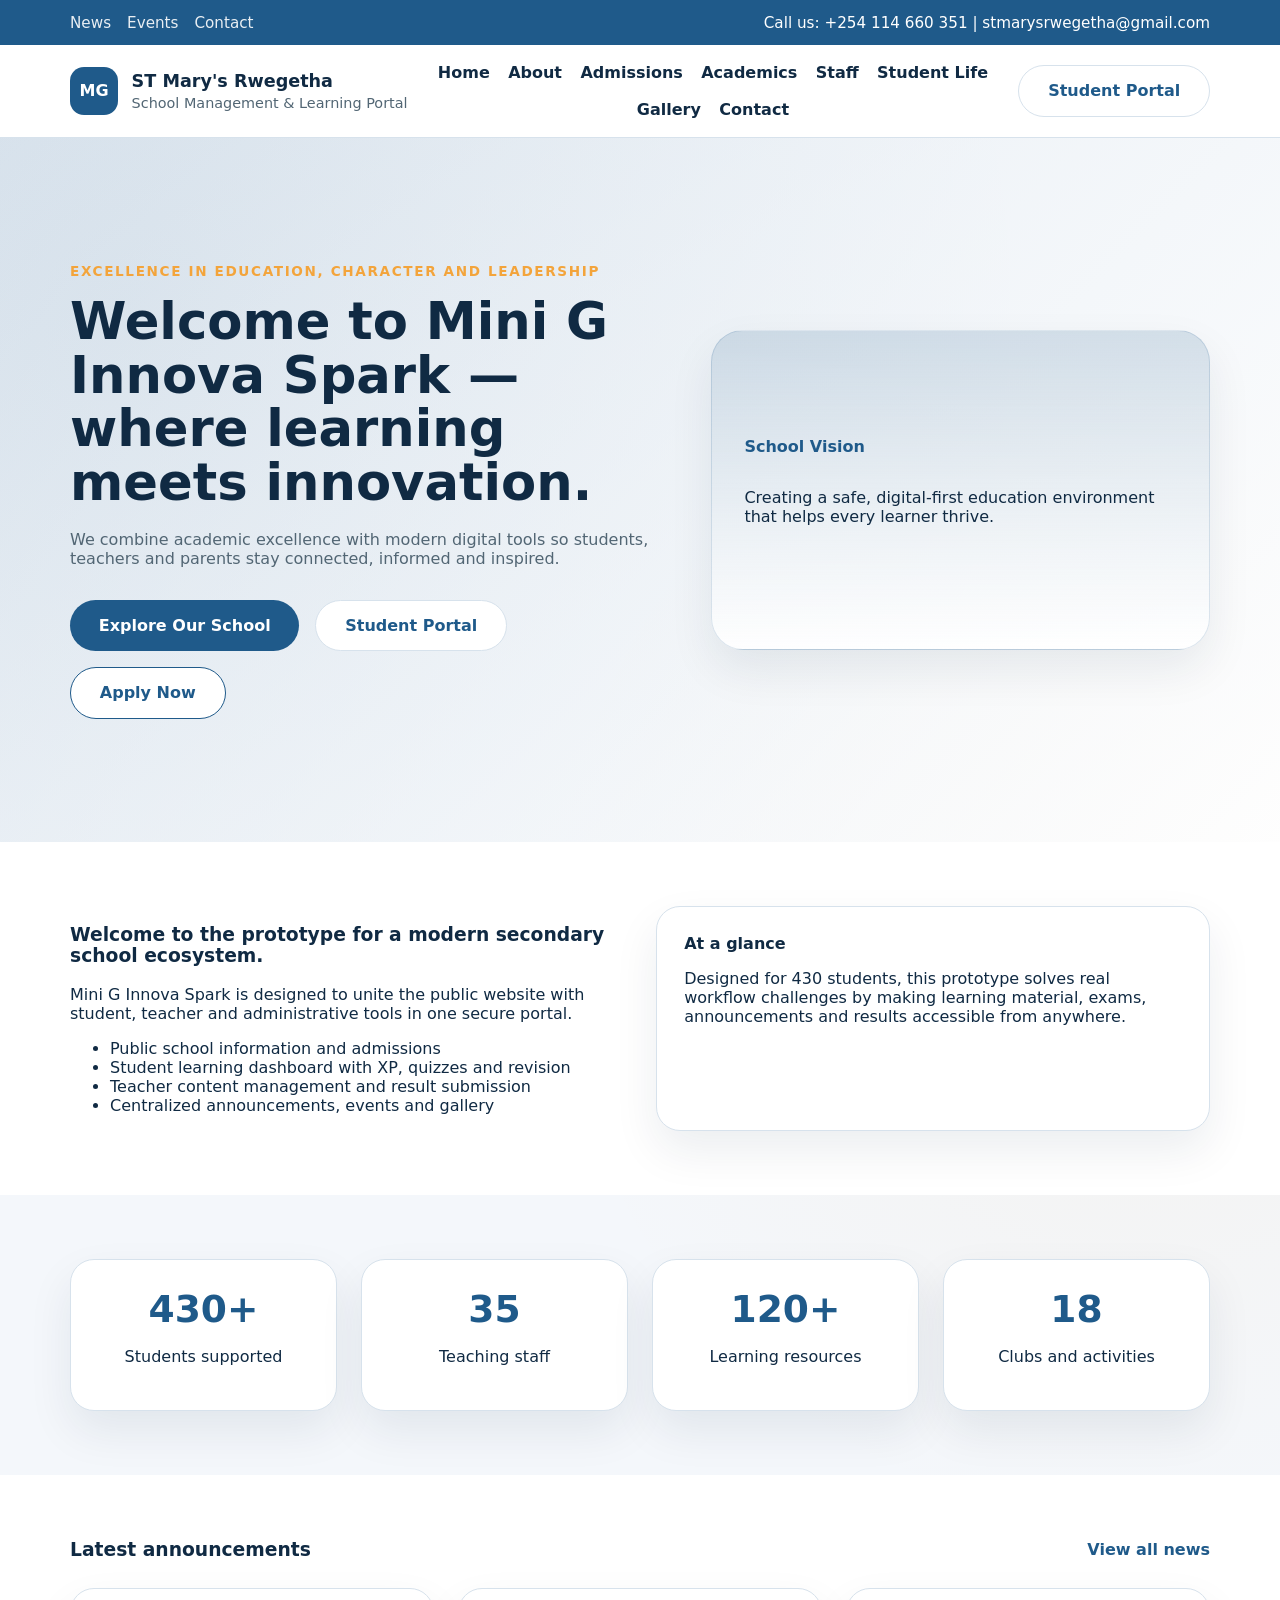
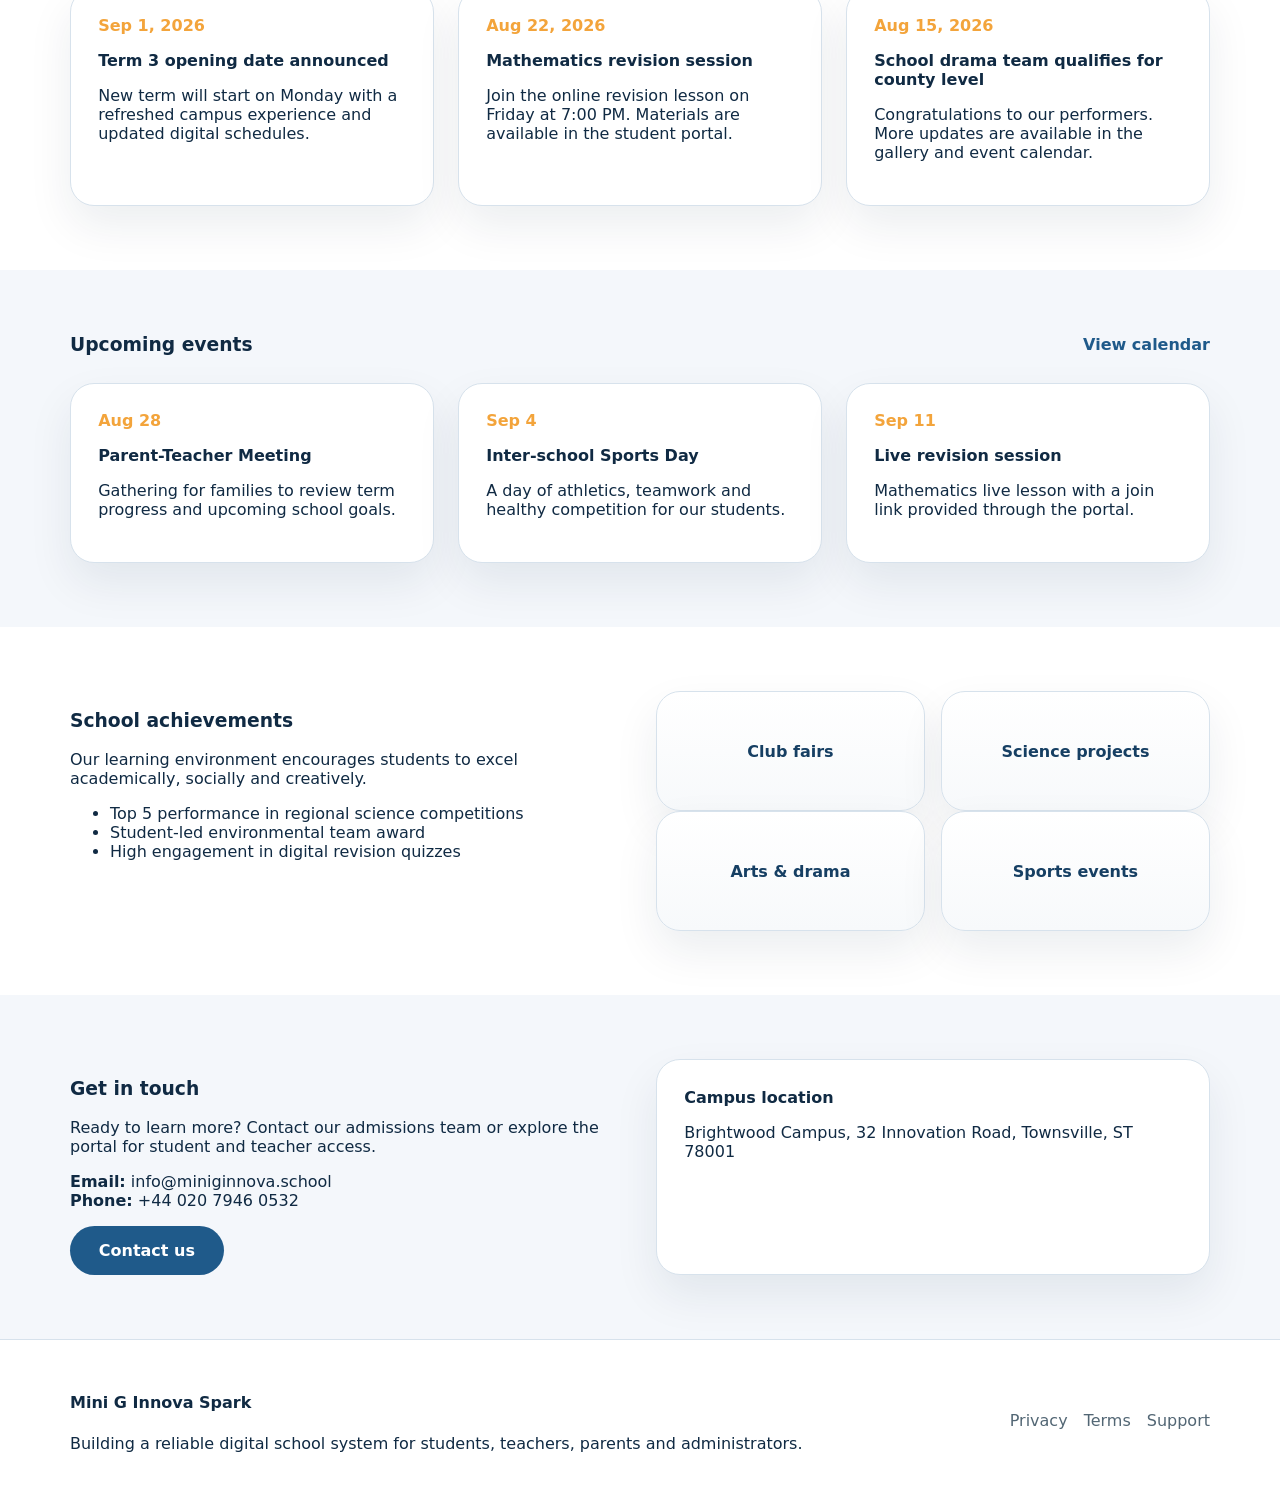
<file: index.html>
<!DOCTYPE html>
          
<html lang="en">
<head>
  <meta charset="UTF-8" />
  <meta name="viewport" content="width=device-width, initial-scale=1.0" />
  <title>ST Mary's Rwegetha | School Management & Learning Portal</title>
  <link rel="stylesheet" href="styles.css" />
</head>
<body>
  <div class="topbar">
    <div class="container topbar-inner">
      <div class="topbar-links">
        <a href="#news">News</a>
        <a href="#events">Events</a>
        <a href="#contact">Contact</a>
      </div>
      <div class="topbar-info">Call us: +254 114 660 351 | stmarysrwegetha@gmail.com</div>
    </div>
  </div>

  <header class="site-header">
    <div class="container header-inner">
      <a class="brand" href="index.html">
        <div class="brand-mark">MG</div>
        <div>
          <h1>ST Mary's Rwegetha</h1>
          <p>School Management & Learning Portal</p>
        </div>
      </a>
      <nav class="main-nav" aria-label="Primary site navigation">
        <a href="index.html">Home</a>
        <a href="about.html">About</a>
        <a href="admissions.html">Admissions</a>
        <a href="academics.html">Academics</a>
        <a href="staff.html">Staff</a>
        <a href="student-portal/student-life.html">Student Life</a>
        <a href="gallery.html">Gallery</a>
        <a href="contact.html">Contact</a>
      </nav>
      <div class="header-actions">
        <a class="btn btn-secondary" href="student-portal/student-login.html">Student Portal</a>
        <button class="menu-toggle" aria-label="Toggle navigation">☰</button>
      </div>
    </div>
  </header>

  <main>
    <section class="hero section hero-home">
      <div class="container hero-grid">
        <div class="hero-copy">
          <span class="eyebrow">Excellence in Education, Character and Leadership</span>
          <h2>Welcome to Mini G Innova Spark — where learning meets innovation.</h2>
          <p>We combine academic excellence with modern digital tools so students, teachers and parents stay connected, informed and inspired.</p>
          <div class="hero-buttons">
            <a class="btn" href="about.html">Explore Our School</a>
            <a class="btn btn-secondary" href="student-portal/student-login.html">Student Portal</a>
            <a class="btn btn-alt" href="admissions.html">Apply Now</a>
          </div>
        </div>
        <div class="hero-visual">
          <div class="hero-card">
            <div class="hero-card-title">School Vision</div>
            <p>Creating a safe, digital-first education environment that helps every learner thrive.</p>
          </div>
        </div>
      </div>
    </section>

    <section class="section section-light welcome-section" id="welcome">
      <div class="container grid-two">
        <div>
          <h3>Welcome to the prototype for a modern secondary school ecosystem.</h3>
          <p>Mini G Innova Spark is designed to unite the public website with student, teacher and administrative tools in one secure portal.</p>
          <ul class="feature-list">
            <li>Public school information and admissions</li>
            <li>Student learning dashboard with XP, quizzes and revision</li>
            <li>Teacher content management and result submission</li>
            <li>Centralized announcements, events and gallery</li>
          </ul>
        </div>
        <div class="highlight-box">
          <h4>At a glance</h4>
          <p>Designed for 430 students, this prototype solves real workflow challenges by making learning material, exams, announcements and results accessible from anywhere.</p>
        </div>
      </div>
    </section>

    <section class="section stats-section">
      <div class="container stats-grid">
        <article class="stat-card">
          <span class="stat-value">430+</span>
          <p>Students supported</p>
        </article>
        <article class="stat-card">
          <span class="stat-value">35</span>
          <p>Teaching staff</p>
        </article>
        <article class="stat-card">
          <span class="stat-value">120+</span>
          <p>Learning resources</p>
        </article>
        <article class="stat-card">
          <span class="stat-value">18</span>
          <p>Clubs and activities</p>
        </article>
      </div>
    </section>

    <section class="section section-light" id="news">
      <div class="container">
        <div class="section-header">
          <h3>Latest announcements</h3>
          <a href="news.html">View all news</a>
        </div>
        <div class="news-grid">
          <article class="news-card">
            <time datetime="2026-09-01">Sep 1, 2026</time>
            <h4>Term 3 opening date announced</h4>
            <p>New term will start on Monday with a refreshed campus experience and updated digital schedules.</p>
          </article>
          <article class="news-card">
            <time datetime="2026-08-22">Aug 22, 2026</time>
            <h4>Mathematics revision session</h4>
            <p>Join the online revision lesson on Friday at 7:00 PM. Materials are available in the student portal.</p>
          </article>
          <article class="news-card">
            <time datetime="2026-08-15">Aug 15, 2026</time>
            <h4>School drama team qualifies for county level</h4>
            <p>Congratulations to our performers. More updates are available in the gallery and event calendar.</p>
          </article>
        </div>
      </div>
    </section>

    <section class="section" id="events">
      <div class="container">
        <div class="section-header">
          <h3>Upcoming events</h3>
          <a href="events.html">View calendar</a>
        </div>
        <div class="event-grid">
          <article class="event-card">
            <span class="event-date">Aug 28</span>
            <h4>Parent-Teacher Meeting</h4>
            <p>Gathering for families to review term progress and upcoming school goals.</p>
          </article>
          <article class="event-card">
            <span class="event-date">Sep 4</span>
            <h4>Inter-school Sports Day</h4>
            <p>A day of athletics, teamwork and healthy competition for our students.</p>
          </article>
          <article class="event-card">
            <span class="event-date">Sep 11</span>
            <h4>Live revision session</h4>
            <p>Mathematics live lesson with a join link provided through the portal.</p>
          </article>
        </div>
      </div>
    </section>

    <section class="section section-light achievements-section">
      <div class="container grid-two">
        <div>
          <h3>School achievements</h3>
          <p>Our learning environment encourages students to excel academically, socially and creatively.</p>
          <ul class="feature-list">
            <li>Top 5 performance in regional science competitions</li>
            <li>Student-led environmental team award</li>
            <li>High engagement in digital revision quizzes</li>
          </ul>
        </div>
        <div class="media-box">
          <div class="media-row">
            <div class="media-item">Club fairs</div>
            <div class="media-item">Science projects</div>
          </div>
          <div class="media-row">
            <div class="media-item">Arts & drama</div>
            <div class="media-item">Sports events</div>
          </div>
        </div>
      </div>
    </section>

    <section class="section contact-preview" id="contact">
      <div class="container grid-two">
        <div>
          <h3>Get in touch</h3>
          <p>Ready to learn more? Contact our admissions team or explore the portal for student and teacher access.</p>
          <p><strong>Email:</strong> info@miniginnova.school<br /><strong>Phone:</strong> +44 020 7946 0532</p>
          <a class="btn" href="contact.html">Contact us</a>
        </div>
        <div class="location-card">
          <h4>Campus location</h4>
          <p>Brightwood Campus, 32 Innovation Road, Townsville, ST 78001</p>
        </div>
      </div>
    </section>
  </main>

  <footer class="site-footer">
    <div class="container footer-grid">
      <div>
        <h4>Mini G Innova Spark</h4>
        <p>Building a reliable digital school system for students, teachers, parents and administrators.</p>
      </div>
      <div class="footer-links">
        <a href="privacy.html">Privacy</a>
        <a href="#">Terms</a>
        <a href="#">Support</a>
      </div>
    </div>
  </footer>

  <script src="script.js"></script>
</body>
</html>
</file>
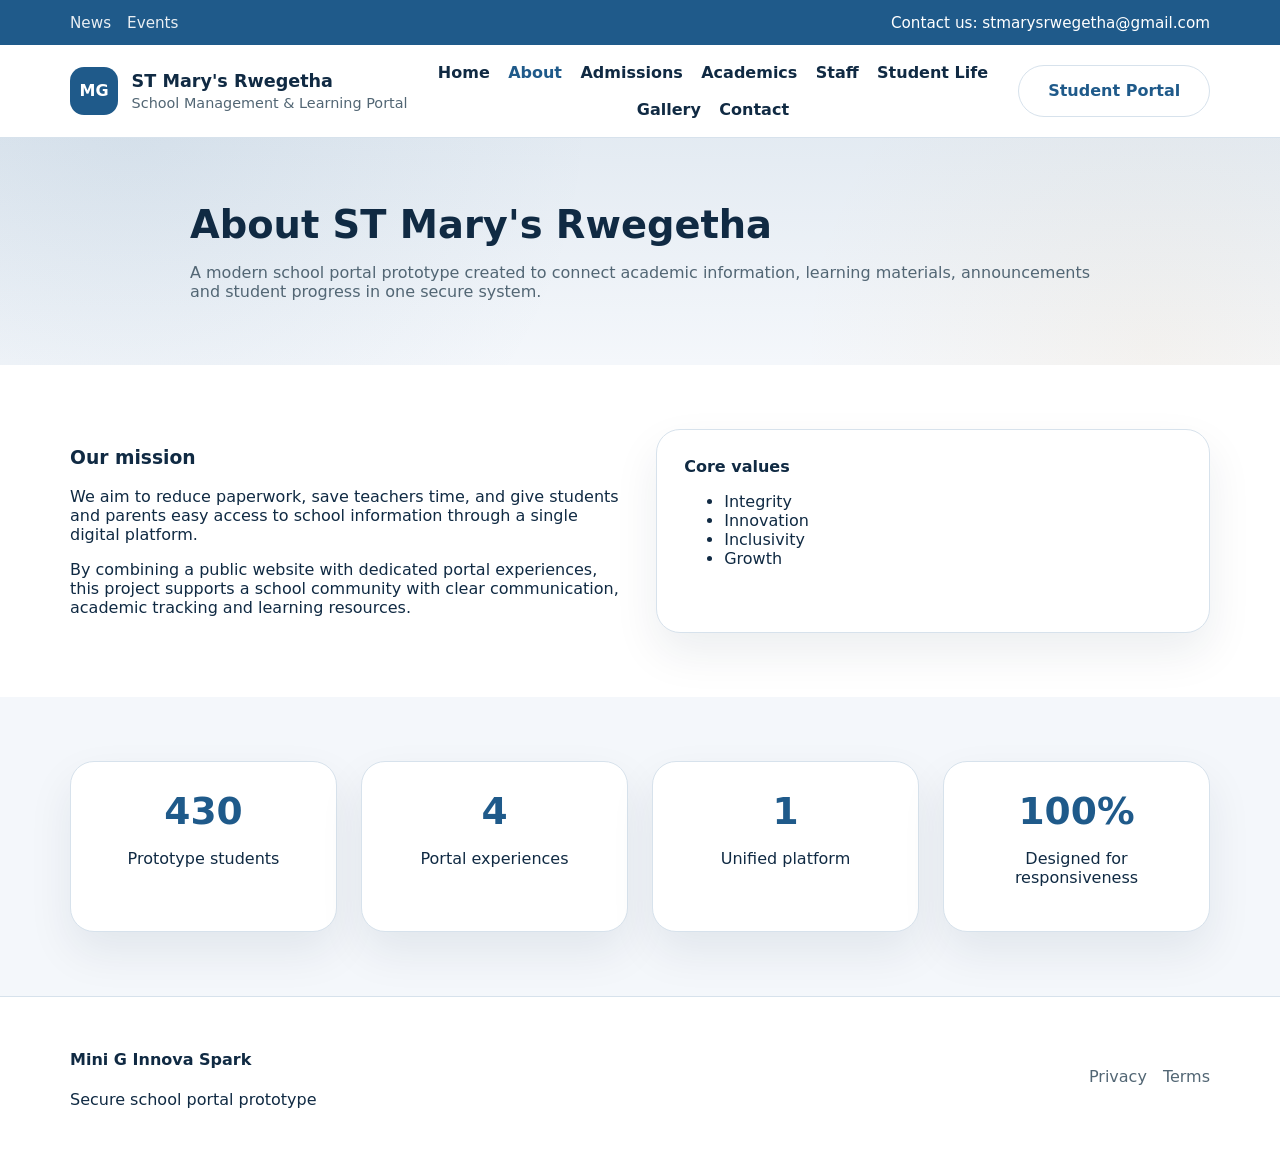
<file: about.html>
<!DOCTYPE html>
<html lang="en">
<head>
  <meta charset="UTF-8" />
  <meta name="viewport" content="width=device-width, initial-scale=1.0" />
  <title>About | ST Mary's Rwegetha</title>
  <link rel="stylesheet" href="styles.css" />
</head>
<body>
  <div class="topbar">
    <div class="container topbar-inner">
      <div class="topbar-links">
        <a href="index.html#news">News</a>
        <a href="index.html#events">Events</a>
      </div>
      <div class="topbar-info">Contact us: stmarysrwegetha@gmail.com</div>
    </div>
  </div>
  <header class="site-header">
    <div class="container header-inner">
      <a class="brand" href="index.html">
        <div class="brand-mark">MG</div>
        <div>
          <h1>ST Mary's Rwegetha</h1>
          <p>School Management & Learning Portal</p>
        </div>
      </a>
      <nav class="main-nav" aria-label="Primary site navigation">
        <a href="index.html">Home</a>
        <a href="about.html" class="active">About</a>
        <a href="admissions.html">Admissions</a>
        <a href="academics.html">Academics</a>
        <a href="staff.html">Staff</a>
        <a href="student-life.html">Student Life</a>
        <a href="gallery.html">Gallery</a>
        <a href="contact.html">Contact</a>
      </nav>
      <div class="header-actions">
        <a class="btn btn-secondary" href="student-login.html">Student Portal</a>
        <button class="menu-toggle" aria-label="Toggle navigation">☰</button>
      </div>
    </div>
  </header>

  <main>
    <section class="section page-header">
      <div class="container">
        <h2>About ST Mary's Rwegetha</h2>
        <p>A modern school portal prototype created to connect academic information, learning materials, announcements and student progress in one secure system.</p>
      </div>
    </section>

    <section class="section section-light">
      <div class="container grid-two">
        <div>
          <h3>Our mission</h3>
          <p>We aim to reduce paperwork, save teachers time, and give students and parents easy access to school information through a single digital platform.</p>
          <p>By combining a public website with dedicated portal experiences, this project supports a school community with clear communication, academic tracking and learning resources.</p>
        </div>
        <div class="highlight-box">
          <h4>Core values</h4>
          <ul class="feature-list">
            <li>Integrity</li>
            <li>Innovation</li>
            <li>Inclusivity</li>
            <li>Growth</li>
          </ul>
        </div>
      </div>
    </section>

    <section class="section stats-section">
      <div class="container stats-grid">
        <article class="stat-card">
          <span class="stat-value">430</span>
          <p>Prototype students</p>
        </article>
        <article class="stat-card">
          <span class="stat-value">4</span>
          <p>Portal experiences</p>
        </article>
        <article class="stat-card">
          <span class="stat-value">1</span>
          <p>Unified platform</p>
        </article>
        <article class="stat-card">
          <span class="stat-value">100%</span>
          <p>Designed for responsiveness</p>
        </article>
      </div>
    </section>
  </main>

  <footer class="site-footer">
    <div class="container footer-grid">
      <div>
        <h4>Mini G Innova Spark</h4>
        <p>Secure school portal prototype</p>
      </div>
      <div class="footer-links">
        <a href="privacy.html">Privacy</a>
        <a href="#">Terms</a>
      </div>
    </div>
  </footer>

  <script src="script.js"></script>
</body>
</html>
</file>
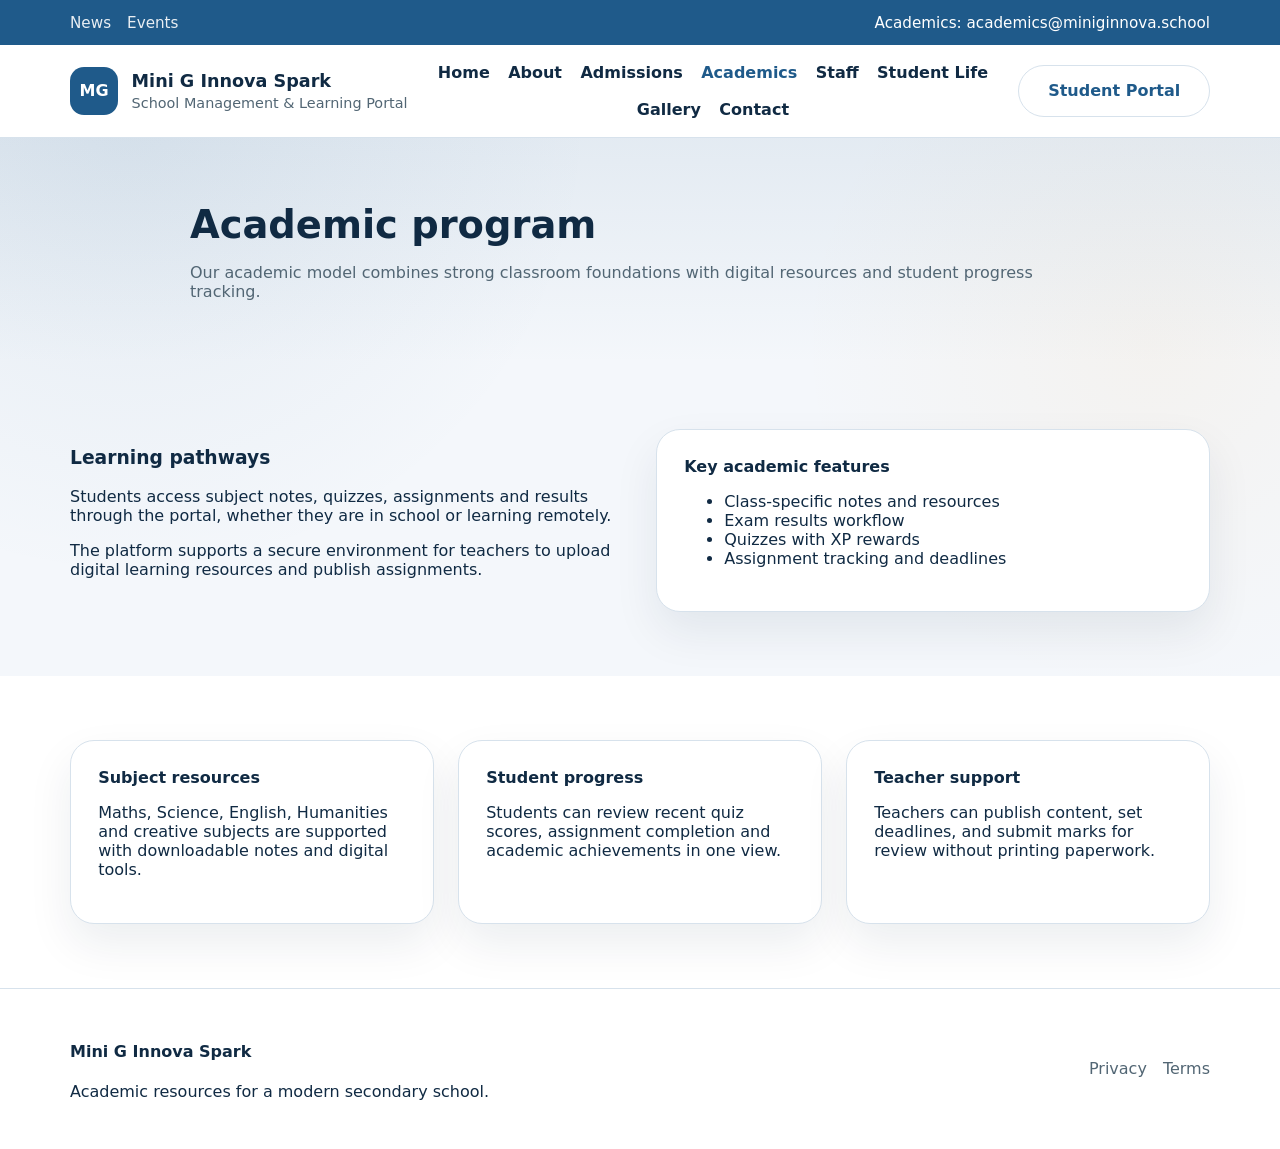
<file: academics.html>
<!DOCTYPE html>
<html lang="en">
<head>
  <meta charset="UTF-8" />
  <meta name="viewport" content="width=device-width, initial-scale=1.0" />
  <title>Academics | Mini G Innova Spark</title>
  <link rel="stylesheet" href="styles.css" />
</head>
<body>
  <div class="topbar">
    <div class="container topbar-inner">
      <div class="topbar-links">
        <a href="index.html#news">News</a>
        <a href="index.html#events">Events</a>
      </div>
      <div class="topbar-info">Academics: academics@miniginnova.school</div>
    </div>
  </div>
  <header class="site-header">
    <div class="container header-inner">
      <a class="brand" href="index.html">
        <div class="brand-mark">MG</div>
        <div>
          <h1>Mini G Innova Spark</h1>
          <p>School Management & Learning Portal</p>
        </div>
      </a>
      <nav class="main-nav" aria-label="Primary site navigation">
        <a href="index.html">Home</a>
        <a href="about.html">About</a>
        <a href="admissions.html">Admissions</a>
        <a href="academics.html" class="active">Academics</a>
        <a href="staff.html">Staff</a>
        <a href="student-life.html">Student Life</a>
        <a href="gallery.html">Gallery</a>
        <a href="contact.html">Contact</a>
      </nav>
      <div class="header-actions">
        <a class="btn btn-secondary" href="student-login.html">Student Portal</a>
        <button class="menu-toggle" aria-label="Toggle navigation">☰</button>
      </div>
    </div>
  </header>

  <main>
    <section class="section page-header">
      <div class="container">
        <h2>Academic program</h2>
        <p>Our academic model combines strong classroom foundations with digital resources and student progress tracking.</p>
      </div>
    </section>

    <section class="section">
      <div class="container grid-two">
        <div>
          <h3>Learning pathways</h3>
          <p>Students access subject notes, quizzes, assignments and results through the portal, whether they are in school or learning remotely.</p>
          <p>The platform supports a secure environment for teachers to upload digital learning resources and publish assignments.</p>
        </div>
        <div class="highlight-box">
          <h4>Key academic features</h4>
          <ul class="feature-list">
            <li>Class-specific notes and resources</li>
            <li>Exam results workflow</li>
            <li>Quizzes with XP rewards</li>
            <li>Assignment tracking and deadlines</li>
          </ul>
        </div>
      </div>
    </section>

    <section class="section section-light">
      <div class="container feature-grid">
        <article class="feature-card">
          <h4>Subject resources</h4>
          <p>Maths, Science, English, Humanities and creative subjects are supported with downloadable notes and digital tools.</p>
        </article>
        <article class="feature-card">
          <h4>Student progress</h4>
          <p>Students can review recent quiz scores, assignment completion and academic achievements in one view.</p>
        </article>
        <article class="feature-card">
          <h4>Teacher support</h4>
          <p>Teachers can publish content, set deadlines, and submit marks for review without printing paperwork.</p>
        </article>
      </div>
    </section>
  </main>

  <footer class="site-footer">
    <div class="container footer-grid">
      <div>
        <h4>Mini G Innova Spark</h4>
        <p>Academic resources for a modern secondary school.</p>
      </div>
      <div class="footer-links">
        <a href="privacy.html">Privacy</a>
        <a href="#">Terms</a>
      </div>
    </div>
  </footer>

  <script src="script.js"></script>
</body>
</html>
</file>
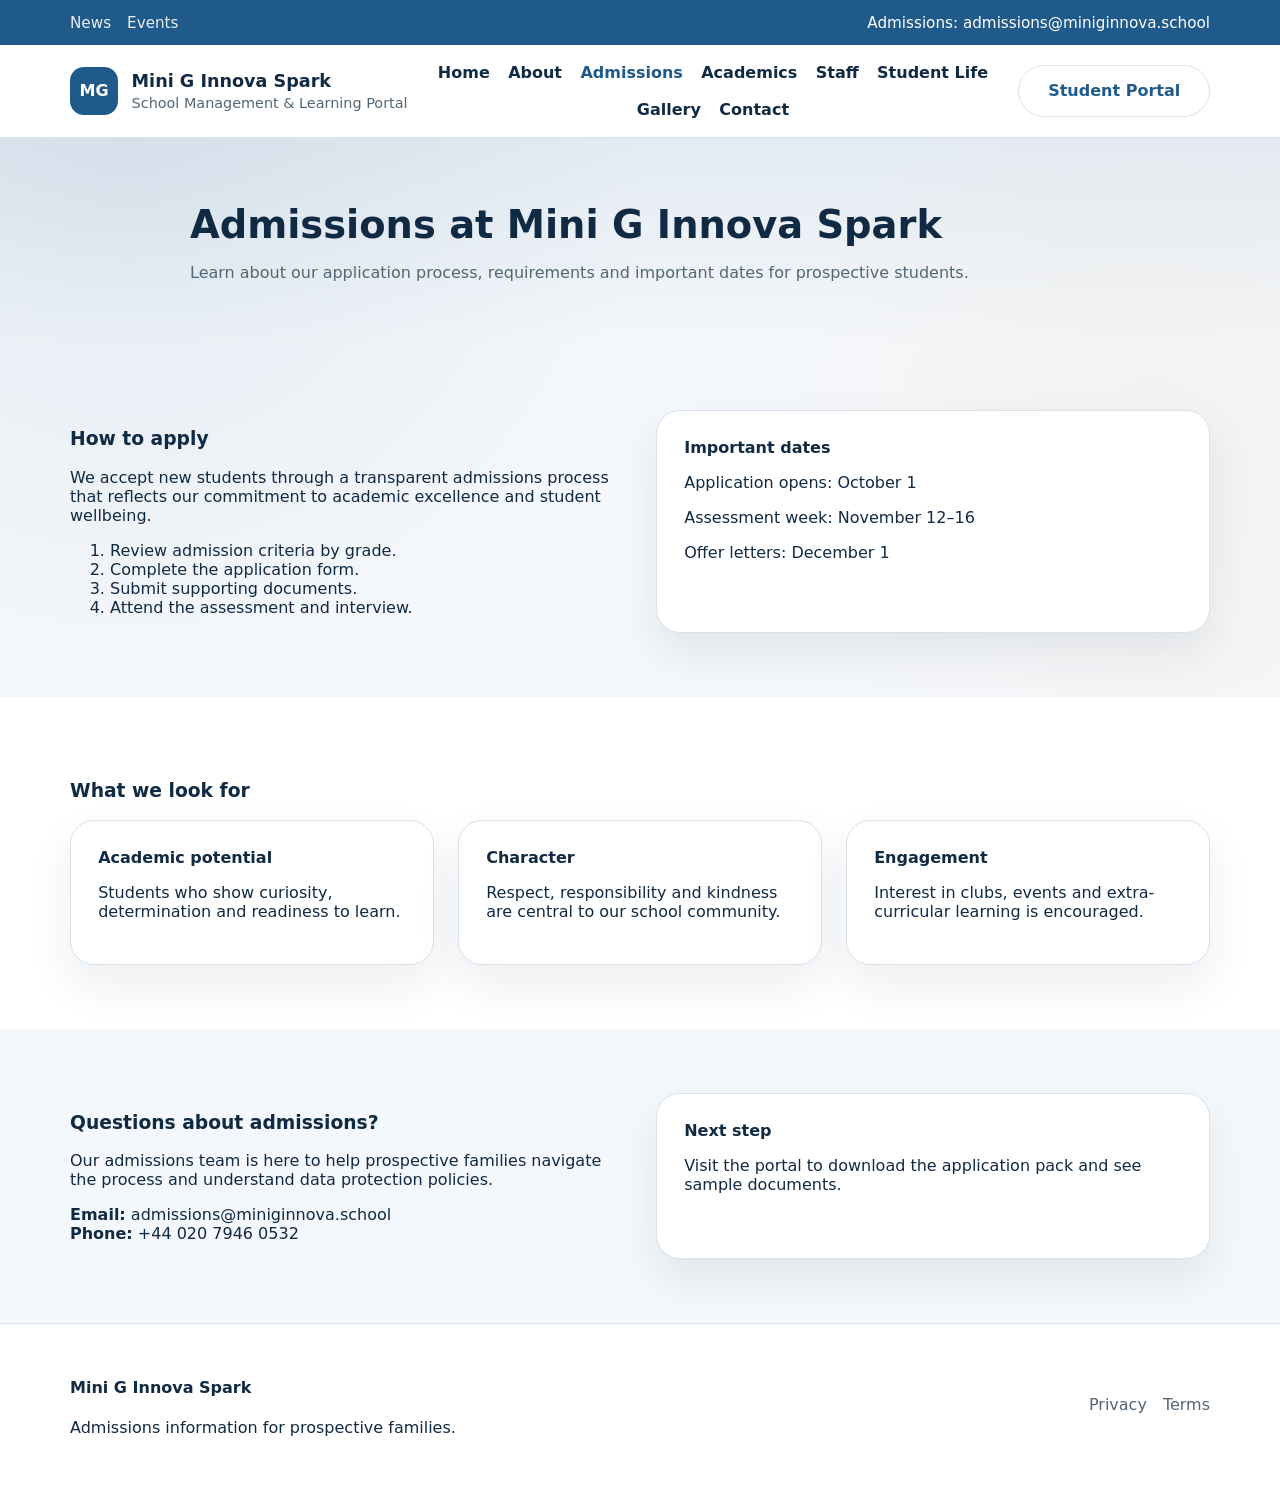
<file: admissions.html>
<!DOCTYPE html>
<html lang="en">
<head>
  <meta charset="UTF-8" />
  <meta name="viewport" content="width=device-width, initial-scale=1.0" />
  <title>Admissions | Mini G Innova Spark</title>
  <link rel="stylesheet" href="styles.css" />
</head>
<body>
  <div class="topbar">
    <div class="container topbar-inner">
      <div class="topbar-links">
        <a href="index.html#news">News</a>
        <a href="index.html#events">Events</a>
      </div>
      <div class="topbar-info">Admissions: admissions@miniginnova.school</div>
    </div>
  </div>
  <header class="site-header">
    <div class="container header-inner">
      <a class="brand" href="index.html">
        <div class="brand-mark">MG</div>
        <div>
          <h1>Mini G Innova Spark</h1>
          <p>School Management & Learning Portal</p>
        </div>
      </a>
      <nav class="main-nav" aria-label="Primary site navigation">
        <a href="index.html">Home</a>
        <a href="about.html">About</a>
        <a href="admissions.html" class="active">Admissions</a>
        <a href="academics.html">Academics</a>
        <a href="staff.html">Staff</a>
        <a href="student-life.html">Student Life</a>
        <a href="gallery.html">Gallery</a>
        <a href="contact.html">Contact</a>
      </nav>
      <div class="header-actions">
        <a class="btn btn-secondary" href="student-login.html">Student Portal</a>
        <button class="menu-toggle" aria-label="Toggle navigation">☰</button>
      </div>
    </div>
  </header>

  <main>
    <section class="section page-header">
      <div class="container">
        <h2>Admissions at Mini G Innova Spark</h2>
        <p>Learn about our application process, requirements and important dates for prospective students.</p>
      </div>
    </section>

    <section class="section">
      <div class="container grid-two">
        <div>
          <h3>How to apply</h3>
          <p>We accept new students through a transparent admissions process that reflects our commitment to academic excellence and student wellbeing.</p>
          <ol class="admissions-list">
            <li>Review admission criteria by grade.</li>
            <li>Complete the application form.</li>
            <li>Submit supporting documents.</li>
            <li>Attend the assessment and interview.</li>
          </ol>
        </div>
        <div class="highlight-box">
          <h4>Important dates</h4>
          <p>Application opens: October 1</p>
          <p>Assessment week: November 12–16</p>
          <p>Offer letters: December 1</p>
        </div>
      </div>
    </section>

    <section class="section section-light">
      <div class="container">
        <h3>What we look for</h3>
        <div class="feature-grid">
          <article class="feature-card">
            <h4>Academic potential</h4>
            <p>Students who show curiosity, determination and readiness to learn.</p>
          </article>
          <article class="feature-card">
            <h4>Character</h4>
            <p>Respect, responsibility and kindness are central to our school community.</p>
          </article>
          <article class="feature-card">
            <h4>Engagement</h4>
            <p>Interest in clubs, events and extra-curricular learning is encouraged.</p>
          </article>
        </div>
      </div>
    </section>

    <section class="section contact-preview">
      <div class="container grid-two">
        <div>
          <h3>Questions about admissions?</h3>
          <p>Our admissions team is here to help prospective families navigate the process and understand data protection policies.</p>
          <p><strong>Email:</strong> admissions@miniginnova.school<br /><strong>Phone:</strong> +44 020 7946 0532</p>
        </div>
        <div class="location-card">
          <h4>Next step</h4>
          <p>Visit the portal to download the application pack and see sample documents.</p>
        </div>
      </div>
    </section>
  </main>

  <footer class="site-footer">
    <div class="container footer-grid">
      <div>
        <h4>Mini G Innova Spark</h4>
        <p>Admissions information for prospective families.</p>
      </div>
      <div class="footer-links">
        <a href="privacy.html">Privacy</a>
        <a href="#">Terms</a>
      </div>
    </div>
  </footer>

  <script src="script.js"></script>
</body>
</html>
</file>
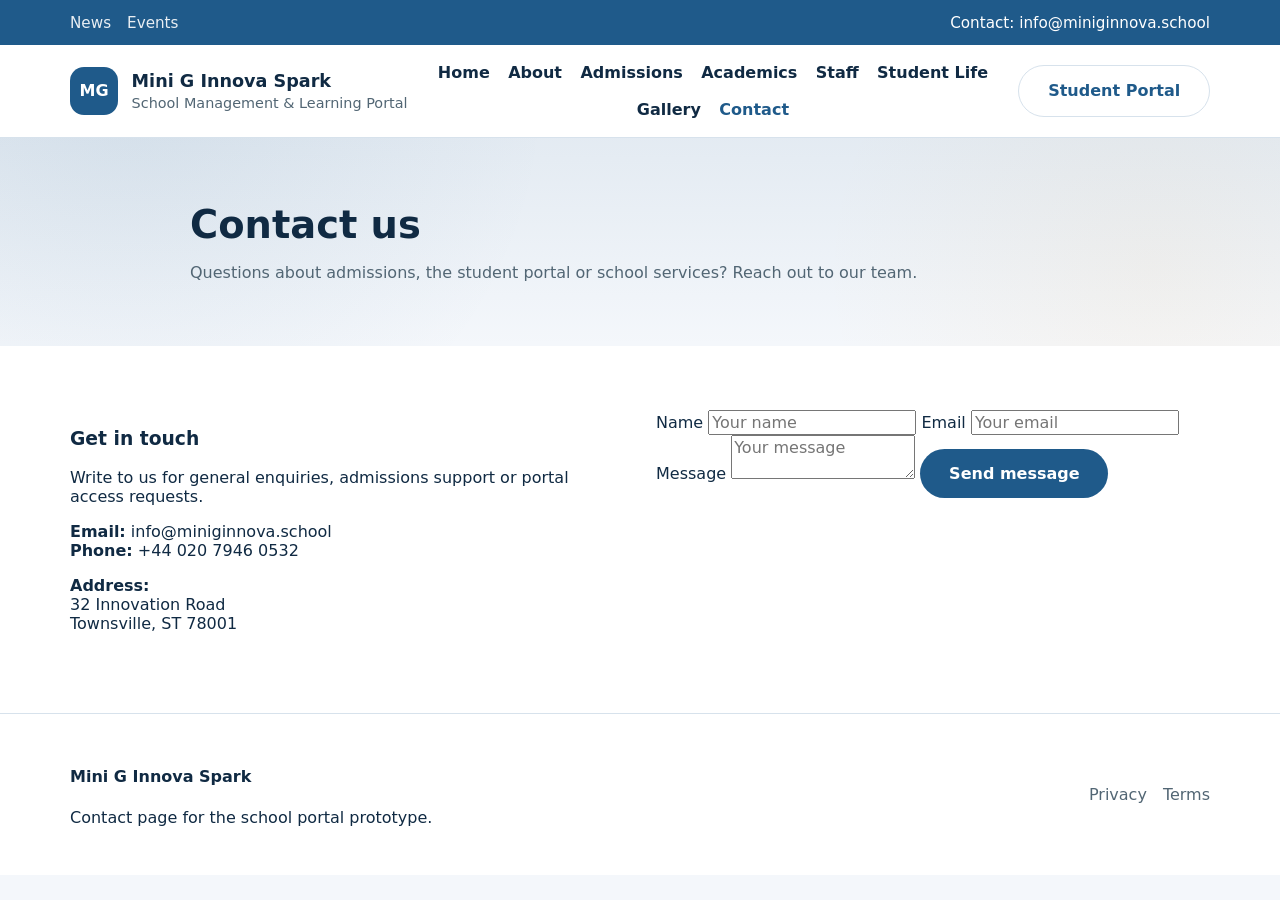
<file: contact.html>
<!DOCTYPE html>
<html lang="en">
<head>
  <meta charset="UTF-8" />
  <meta name="viewport" content="width=device-width, initial-scale=1.0" />
  <title>Contact | Mini G Innova Spark</title>
  <link rel="stylesheet" href="styles.css" />
</head>
<body>
  <div class="topbar">
    <div class="container topbar-inner">
      <div class="topbar-links">
        <a href="index.html#news">News</a>
        <a href="index.html#events">Events</a>
      </div>
      <div class="topbar-info">Contact: info@miniginnova.school</div>
    </div>
  </div>
  <header class="site-header">
    <div class="container header-inner">
      <a class="brand" href="index.html">
        <div class="brand-mark">MG</div>
        <div>
          <h1>Mini G Innova Spark</h1>
          <p>School Management & Learning Portal</p>
        </div>
      </a>
      <nav class="main-nav" aria-label="Primary site navigation">
        <a href="index.html">Home</a>
        <a href="about.html">About</a>
        <a href="admissions.html">Admissions</a>
        <a href="academics.html">Academics</a>
        <a href="staff.html">Staff</a>
        <a href="student-life.html">Student Life</a>
        <a href="gallery.html">Gallery</a>
        <a href="contact.html" class="active">Contact</a>
      </nav>
      <div class="header-actions">
        <a class="btn btn-secondary" href="student-login.html">Student Portal</a>
        <button class="menu-toggle" aria-label="Toggle navigation">☰</button>
      </div>
    </div>
  </header>

  <main>
    <section class="section page-header">
      <div class="container">
        <h2>Contact us</h2>
        <p>Questions about admissions, the student portal or school services? Reach out to our team.</p>
      </div>
    </section>

    <section class="section section-light">
      <div class="container grid-two contact-grid">
        <div>
          <h3>Get in touch</h3>
          <p>Write to us for general enquiries, admissions support or portal access requests.</p>
          <p><strong>Email:</strong> info@miniginnova.school<br /><strong>Phone:</strong> +44 020 7946 0532</p>
          <p><strong>Address:</strong><br />32 Innovation Road<br />Townsville, ST 78001</p>
        </div>
        <form class="contact-form">
          <label>
            Name
            <input type="text" placeholder="Your name" />
          </label>
          <label>
            Email
            <input type="email" placeholder="Your email" />
          </label>
          <label>
            Message
            <textarea placeholder="Your message"></textarea>
          </label>
          <button type="submit" class="btn">Send message</button>
        </form>
      </div>
    </section>
  </main>

  <footer class="site-footer">
    <div class="container footer-grid">
      <div>
        <h4>Mini G Innova Spark</h4>
        <p>Contact page for the school portal prototype.</p>
      </div>
      <div class="footer-links">
        <a href="privacy.html">Privacy</a>
        <a href="#">Terms</a>
      </div>
    </div>
  </footer>

  <script src="script.js"></script>
</body>
</html>
</file>
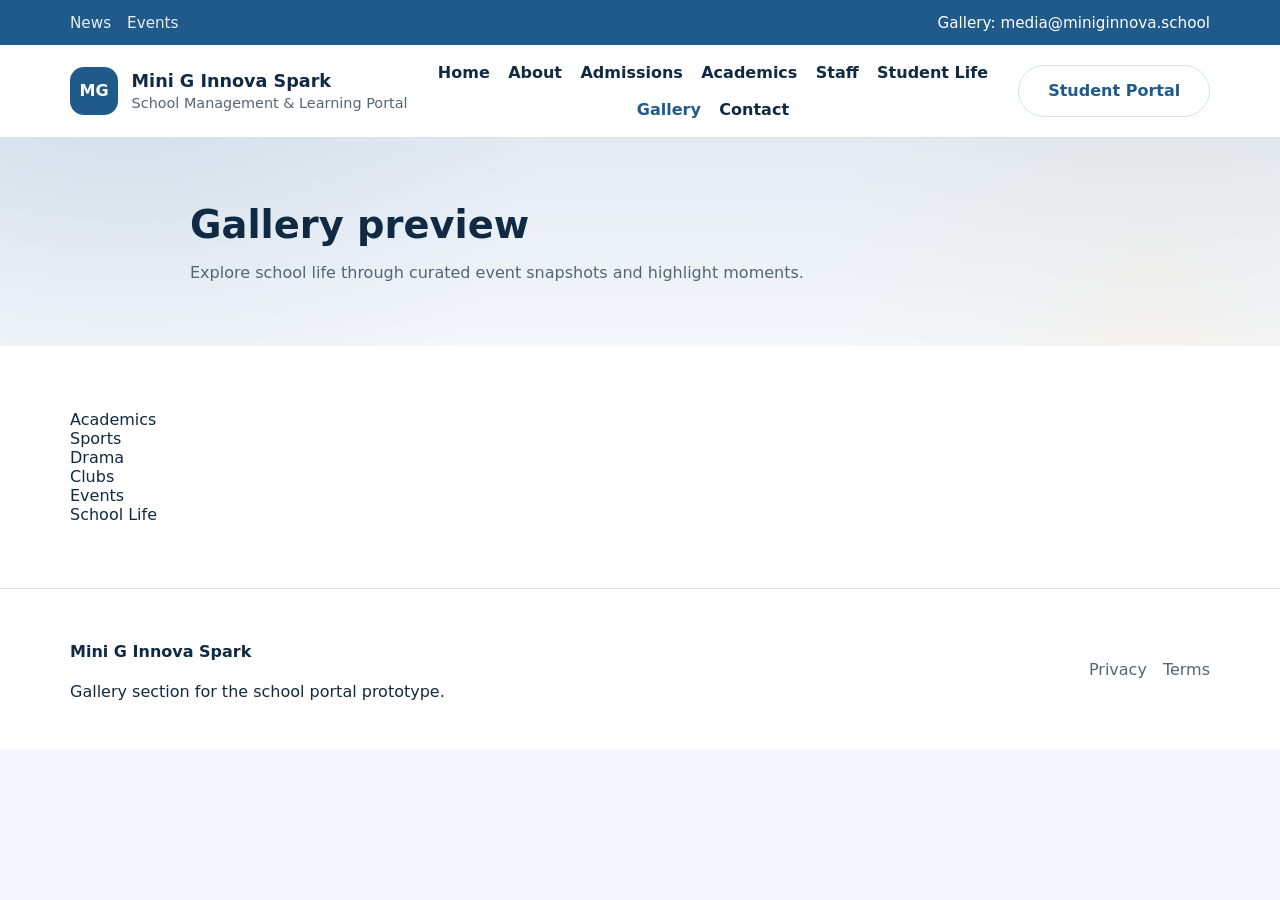
<file: gallery.html>
<!DOCTYPE html>
<html lang="en">
<head>
  <meta charset="UTF-8" />
  <meta name="viewport" content="width=device-width, initial-scale=1.0" />
  <title>Gallery | Mini G Innova Spark</title>
  <link rel="stylesheet" href="styles.css" />
</head>
<body>
  <div class="topbar">
    <div class="container topbar-inner">
      <div class="topbar-links">
        <a href="index.html#news">News</a>
        <a href="index.html#events">Events</a>
      </div>
      <div class="topbar-info">Gallery: media@miniginnova.school</div>
    </div>
  </div>
  <header class="site-header">
    <div class="container header-inner">
      <a class="brand" href="index.html">
        <div class="brand-mark">MG</div>
        <div>
          <h1>Mini G Innova Spark</h1>
          <p>School Management & Learning Portal</p>
        </div>
      </a>
      <nav class="main-nav" aria-label="Primary site navigation">
        <a href="index.html">Home</a>
        <a href="about.html">About</a>
        <a href="admissions.html">Admissions</a>
        <a href="academics.html">Academics</a>
        <a href="staff.html">Staff</a>
        <a href="student-life.html">Student Life</a>
        <a href="gallery.html" class="active">Gallery</a>
        <a href="contact.html">Contact</a>
      </nav>
      <div class="header-actions">
        <a class="btn btn-secondary" href="student-login.html">Student Portal</a>
        <button class="menu-toggle" aria-label="Toggle navigation">☰</button>
      </div>
    </div>
  </header>

  <main>
    <section class="section page-header">
      <div class="container">
        <h2>Gallery preview</h2>
        <p>Explore school life through curated event snapshots and highlight moments.</p>
      </div>
    </section>

    <section class="section section-light">
      <div class="container gallery-grid">
        <div class="gallery-item">Academics</div>
        <div class="gallery-item">Sports</div>
        <div class="gallery-item">Drama</div>
        <div class="gallery-item">Clubs</div>
        <div class="gallery-item">Events</div>
        <div class="gallery-item">School Life</div>
      </div>
    </section>
  </main>

  <footer class="site-footer">
    <div class="container footer-grid">
      <div>
        <h4>Mini G Innova Spark</h4>
        <p>Gallery section for the school portal prototype.</p>
      </div>
      <div class="footer-links">
        <a href="privacy.html">Privacy</a>
        <a href="#">Terms</a>
      </div>
    </div>
  </footer>

  <script src="script.js"></script>
</body>
</html>
</file>
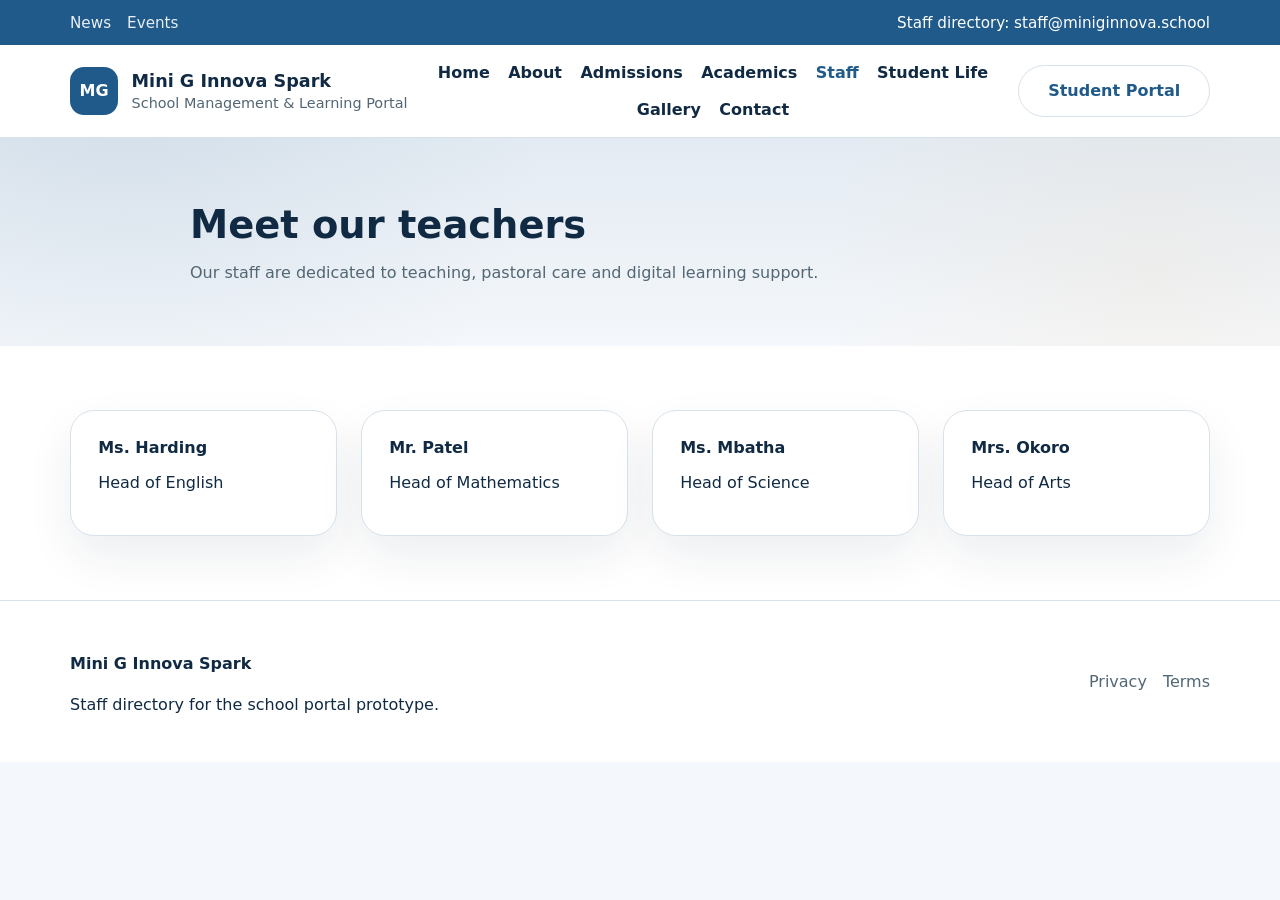
<file: staff.html>
<!DOCTYPE html>
<html lang="en">
<head>
  <meta charset="UTF-8" />
  <meta name="viewport" content="width=device-width, initial-scale=1.0" />
  <title>Staff | Mini G Innova Spark</title>
  <link rel="stylesheet" href="styles.css" />
</head>
<body>
  <div class="topbar">
    <div class="container topbar-inner">
      <div class="topbar-links">
        <a href="index.html#news">News</a>
        <a href="index.html#events">Events</a>
      </div>
      <div class="topbar-info">Staff directory: staff@miniginnova.school</div>
    </div>
  </div>
  <header class="site-header">
    <div class="container header-inner">
      <a class="brand" href="index.html">
        <div class="brand-mark">MG</div>
        <div>
          <h1>Mini G Innova Spark</h1>
          <p>School Management & Learning Portal</p>
        </div>
      </a>
      <nav class="main-nav" aria-label="Primary site navigation">
        <a href="index.html">Home</a>
        <a href="about.html">About</a>
        <a href="admissions.html">Admissions</a>
        <a href="academics.html">Academics</a>
        <a href="staff.html" class="active">Staff</a>
        <a href="student-life.html">Student Life</a>
        <a href="gallery.html">Gallery</a>
        <a href="contact.html">Contact</a>
      </nav>
      <div class="header-actions">
        <a class="btn btn-secondary" href="student-login.html">Student Portal</a>
        <button class="menu-toggle" aria-label="Toggle navigation">☰</button>
      </div>
    </div>
  </header>

  <main>
    <section class="section page-header">
      <div class="container">
        <h2>Meet our teachers</h2>
        <p>Our staff are dedicated to teaching, pastoral care and digital learning support.</p>
      </div>
    </section>

    <section class="section section-light">
      <div class="container feature-grid">
        <article class="feature-card">
          <h4>Ms. Harding</h4>
          <p>Head of English</p>
        </article>
        <article class="feature-card">
          <h4>Mr. Patel</h4>
          <p>Head of Mathematics</p>
        </article>
        <article class="feature-card">
          <h4>Ms. Mbatha</h4>
          <p>Head of Science</p>
        </article>
        <article class="feature-card">
          <h4>Mrs. Okoro</h4>
          <p>Head of Arts</p>
        </article>
      </div>
    </section>
  </main>

  <footer class="site-footer">
    <div class="container footer-grid">
      <div>
        <h4>Mini G Innova Spark</h4>
        <p>Staff directory for the school portal prototype.</p>
      </div>
      <div class="footer-links">
        <a href="privacy.html">Privacy</a>
        <a href="#">Terms</a>
      </div>
    </div>
  </footer>

  <script src="script.js"></script>
</body>
</html>
</file>
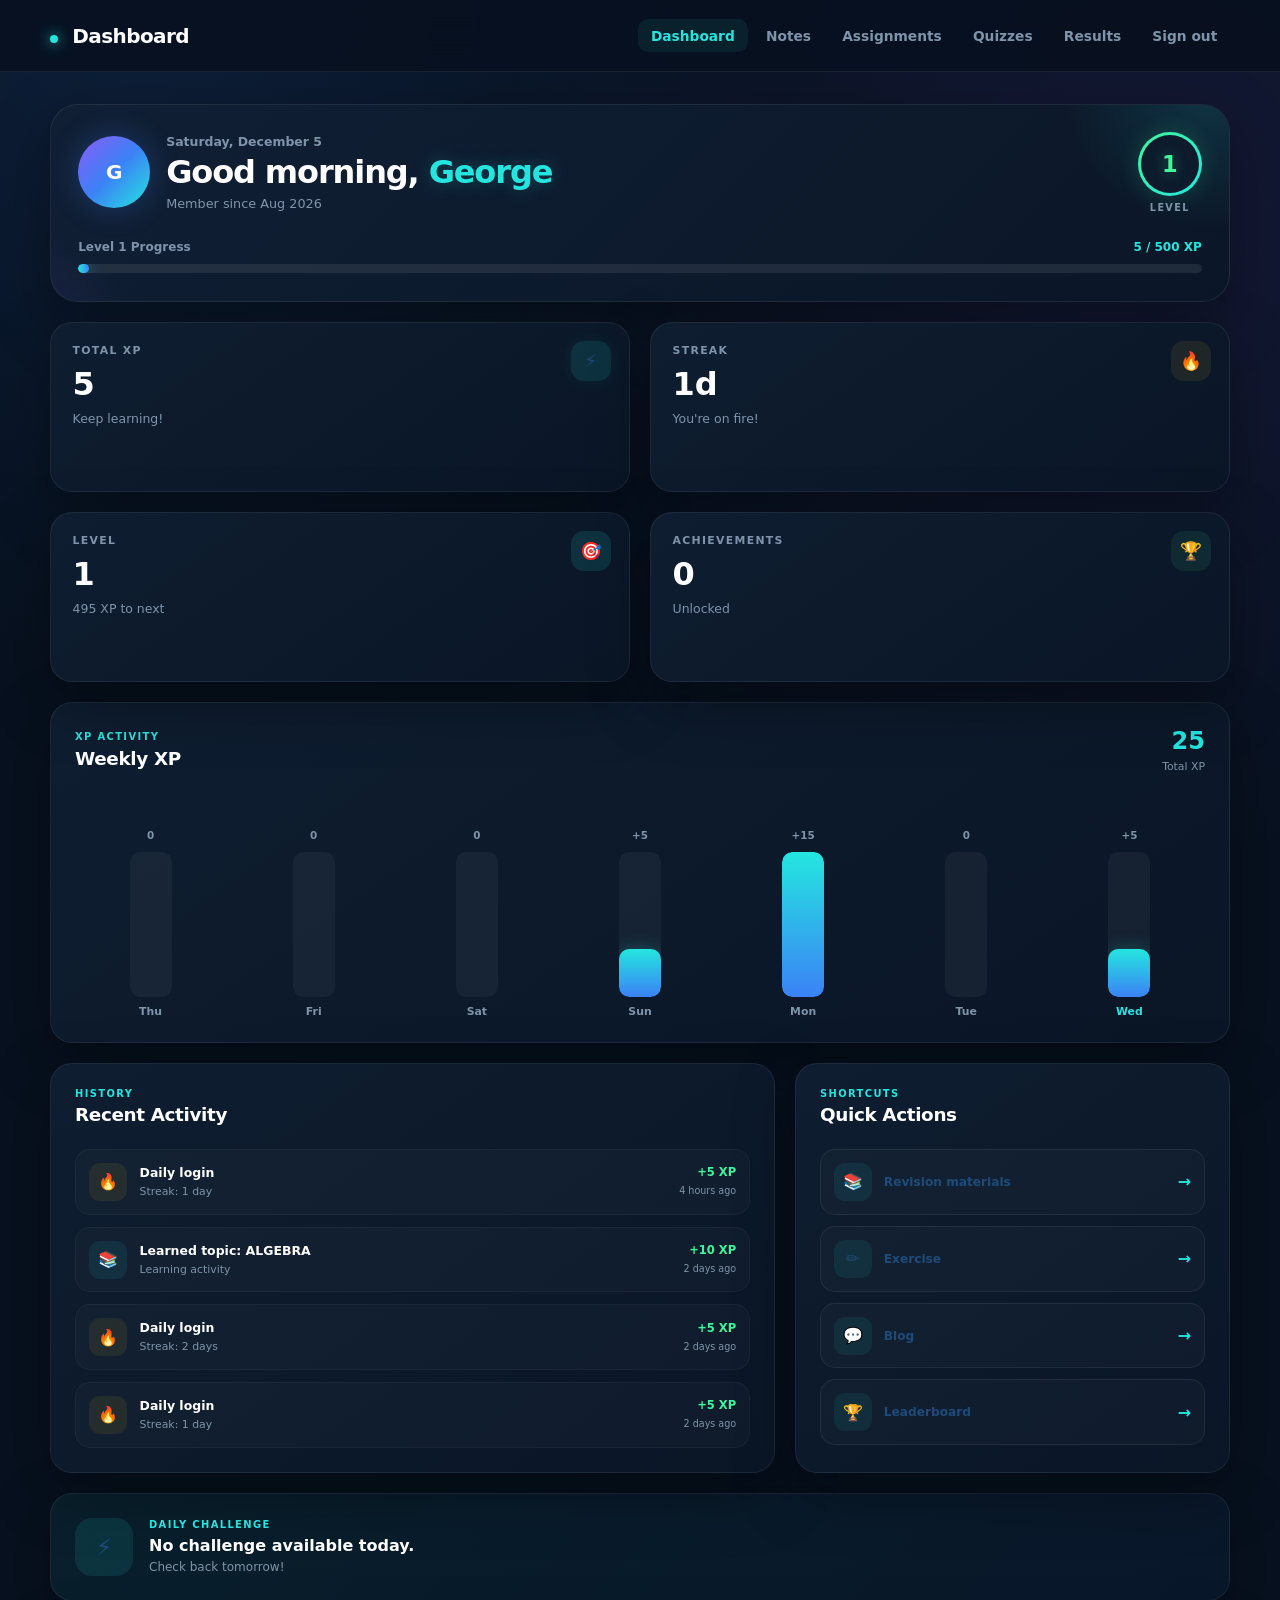
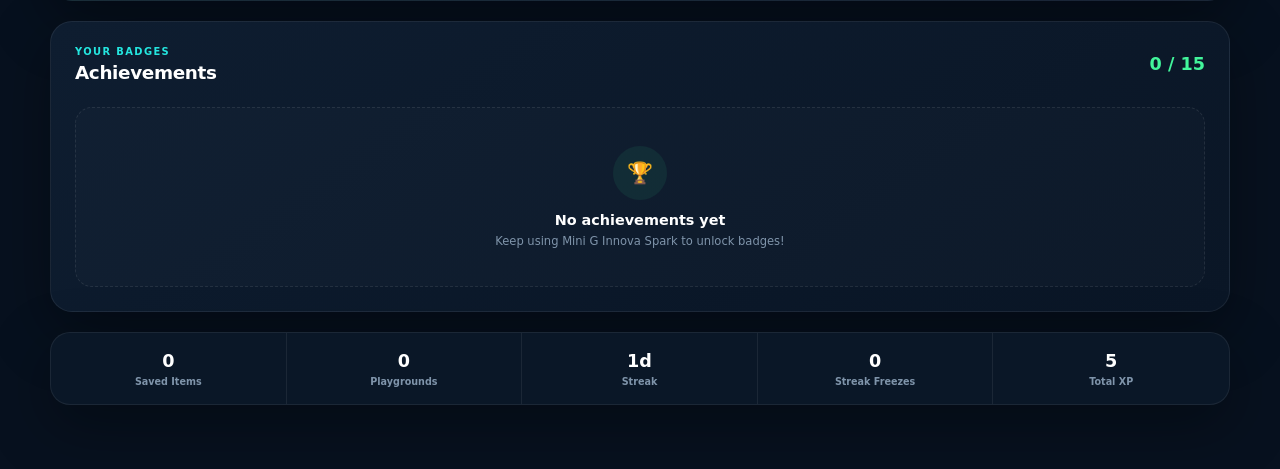
<file: student-dashboard.html>
<!DOCTYPE html>
<html lang="en">
<head>
    <meta charset="UTF-8">
    <meta name="viewport" content="width=device-width, initial-scale=1.0">

    <title>Dashboard | ST Mary's Rwegetha</title>

    <link rel="stylesheet" href="student-dashboard.css">
</head>

<body>

<!-- ================================
     TOP NAVIGATION
================================ -->

<header class="dashboard-header">

    <div class="header-left">
        <a href="student-dashboard.html" class="dashboard-logo">
            Dashboard
        </a>
    </div>

    <nav class="dashboard-nav">

        <a href="student-dashboard.html" class="active">
            Dashboard
        </a>

        <a href="student-notes.html">
            Notes
        </a>

        <a href="student-assignments.html">
            Assignments
        </a>

        <a href="student-quizzes.html">
            Quizzes
        </a>

        <a href="student-results.html">
            Results
        </a>

        <a href="../index.html">
            Sign out
        </a>

    </nav>

    <button class="menu-button" id="menuButton" aria-label="Open menu">
        <span></span>
        <span></span>
        <span></span>
    </button>

</header>


<main class="dashboard-container">


<!-- ================================
     PROFILE CARD
================================ -->

<section class="profile-card">

    <div class="profile-top">

        <div class="profile-identity">

            <div class="profile-avatar" id="profileAvatar">
                GG
            </div>

            <div class="profile-text">

                <span class="current-date" id="currentDate">
                    Wednesday, August 12
                </span>

                <h1>
                    Good morning,
                    <span id="userName">George</span>
                </h1>

                <p>
                    Member since Aug 2026
                </p>

            </div>

        </div>


        <div class="level-badge">

            <div class="level-ring">

                <span id="levelNumber">
                    1
                </span>

            </div>

            <small>
                LEVEL
            </small>

        </div>

    </div>


    <!-- XP PROGRESS -->

    <div class="xp-section">

        <div class="xp-heading">

            <span>
                Level <span id="progressLevel">1</span> Progress
            </span>

            <strong>
                <span id="currentXP">20</span> /
                <span id="nextLevelXP">500</span> XP
            </strong>

        </div>

        <div class="xp-progress">

            <div
                class="xp-progress-fill"
                id="xpProgressFill">
            </div>

        </div>

    </div>

</section>



<!-- ================================
     STAT CARDS
================================ -->

<section class="stats-grid">


    <!-- TOTAL XP -->

    <article class="stat-card">

        <div class="stat-icon cyan">
            ⚡
        </div>

        <span class="stat-label">
            TOTAL XP
        </span>

        <strong id="totalXP">
            20
        </strong>

        <p>
            Keep learning!
        </p>

    </article>



    <!-- STREAK -->

    <article class="stat-card">

        <div class="stat-icon flame">
            🔥
        </div>

        <span class="stat-label">
            STREAK
        </span>

        <strong id="streakValue">
            1d
        </strong>

        <p>
            You're on fire!
        </p>

    </article>



    <!-- LEVEL -->

    <article class="stat-card">

        <div class="stat-icon target">
            🎯
        </div>

        <span class="stat-label">
            LEVEL
        </span>

        <strong id="statLevel">
            1
        </strong>

        <p id="xpToNext">
            480 XP to next
        </p>

    </article>



    <!-- ACHIEVEMENTS -->

    <article class="stat-card">

        <div class="stat-icon trophy">
            🏆
        </div>

        <span class="stat-label">
            ACHIEVEMENTS
        </span>

        <strong id="achievementCount">
            0
        </strong>

        <p>
            Unlocked
        </p>

    </article>

</section>



<!-- ================================
     WEEKLY XP
================================ -->

<section class="dashboard-card weekly-card">

    <div class="card-heading">

        <div>
            <span class="section-label">
                XP ACTIVITY
            </span>

            <h2>
                Weekly XP
            </h2>
        </div>

        <div class="weekly-total">
            <strong id="weeklyXP">
                25
            </strong>

            <span>
                Total XP
            </span>
        </div>

    </div>


    <div class="xp-chart">

        <div class="chart-column">
            <span class="chart-value">0</span>
            <div class="chart-bar"><span style="height: 0%"></span></div>
            <small>Thu</small>
        </div>

        <div class="chart-column">
            <span class="chart-value">0</span>
            <div class="chart-bar"><span style="height: 0%"></span></div>
            <small>Fri</small>
        </div>

        <div class="chart-column">
            <span class="chart-value">0</span>
            <div class="chart-bar"><span style="height: 0%"></span></div>
            <small>Sat</small>
        </div>

        <div class="chart-column">
            <span class="chart-value">+5</span>
            <div class="chart-bar"><span style="height: 33%"></span></div>
            <small>Sun</small>
        </div>

        <div class="chart-column">
            <span class="chart-value">+15</span>
            <div class="chart-bar"><span style="height: 100%"></span></div>
            <small>Mon</small>
        </div>

        <div class="chart-column">
            <span class="chart-value">0</span>
            <div class="chart-bar"><span style="height: 0%"></span></div>
            <small>Tue</small>
        </div>

        <div class="chart-column today">
            <span class="chart-value">+5</span>
            <div class="chart-bar"><span style="height: 33%"></span></div>
            <small>Wed</small>
        </div>

    </div>

</section>



<!-- ================================
     TWO COLUMN AREA
================================ -->

<div class="two-column">


    <!-- RECENT ACTIVITY -->

    <section class="dashboard-card activity-card">

        <div class="card-heading">

            <div>
                <span class="section-label">
                    HISTORY
                </span>

                <h2>
                    Recent Activity
                </h2>
            </div>

        </div>


        <div class="activity-list">


            <div class="activity-item">

                <div class="activity-icon login">
                    🔥
                </div>

                <div class="activity-info">

                    <strong>
                        Daily login
                    </strong>

                    <span>
                        Streak: 1 day
                    </span>

                </div>

                <div class="activity-xp">
                    <strong>+5 XP</strong>
                    <small>4 hours ago</small>
                </div>

            </div>


            <div class="activity-item">

                <div class="activity-icon learning">
                    📚
                </div>

                <div class="activity-info">

                    <strong>
                        Learned topic: ALGEBRA
                    </strong>

                    <span>
                        Learning activity
                    </span>

                </div>

                <div class="activity-xp">
                    <strong>+10 XP</strong>
                    <small>2 days ago</small>
                </div>

            </div>


            <div class="activity-item">

                <div class="activity-icon login">
                    🔥
                </div>

                <div class="activity-info">

                    <strong>
                        Daily login
                    </strong>

                    <span>
                        Streak: 2 days
                    </span>

                </div>

                <div class="activity-xp">
                    <strong>+5 XP</strong>
                    <small>2 days ago</small>
                </div>

            </div>


            <div class="activity-item">

                <div class="activity-icon login">
                    🔥
                </div>

                <div class="activity-info">

                    <strong>
                        Daily login
                    </strong>

                    <span>
                        Streak: 1 day
                    </span>

                </div>

                <div class="activity-xp">
                    <strong>+5 XP</strong>
                    <small>2 days ago</small>
                </div>

            </div>

        </div>

    </section>



    <!-- QUICK ACTIONS -->

    <section class="dashboard-card actions-card">

        <div class="card-heading">

            <div>
                <span class="section-label">
                    SHORTCUTS
                </span>

                <h2>
                    Quick Actions
                </h2>
            </div>

        </div>


        <div class="quick-actions">


            <a href="student-notes.html" class="action-button">

                <div class="action-icon">
                    📚
                </div>

                <span>
                    Revision materials
                </span>

                <b>→</b>

            </a>


            <a href="student-assignments.html" class="action-button">

                <div class="action-icon">
                    ✏️
                </div>

                <span>
                    Exercise
                </span>

                <b>→</b>

            </a>


            <a href="blog.html" class="action-button">

                <div class="action-icon">
                    💬
                </div>

                <span>
                    Blog
                </span>

                <b>→</b>

            </a>


            <a href="leaderboard.html" class="action-button">

                <div class="action-icon">
                    🏆
                </div>

                <span>
                    Leaderboard
                </span>

                <b>→</b>

            </a>

        </div>

    </section>

</div>



<!-- ================================
     DAILY CHALLENGE
================================ -->

<section class="dashboard-card challenge-card">

    <div class="challenge-icon">
        ⚡
    </div>

    <div class="challenge-content">

        <span class="section-label">
            DAILY CHALLENGE
        </span>

        <h2>
            No challenge available today.
        </h2>

        <p>
            Check back tomorrow!
        </p>

    </div>

</section>



<!-- ================================
     ACHIEVEMENTS
================================ -->

<section class="dashboard-card achievements-card">

    <div class="card-heading">

        <div>
            <span class="section-label">
                YOUR BADGES
            </span>

            <h2>
                Achievements
            </h2>
        </div>

        <strong class="achievement-counter">
            <span id="unlockedAchievements">0</span>
            /
            <span id="totalAchievements">15</span>
        </strong>

    </div>


    <div class="achievement-empty">

        <div class="empty-trophy">
            🏆
        </div>

        <h3>
            No achievements yet
        </h3>

        <p>
            Keep using Mini G Innova Spark to unlock badges!
        </p>

    </div>

</section>



<!-- ================================
     QUICK METRICS
================================ -->

<section class="metrics-bar">


    <div class="metric">

        <strong>
            0
        </strong>

        <span>
            Saved Items
        </span>

    </div>


    <div class="metric">

        <strong>
            0
        </strong>

        <span>
            Playgrounds
        </span>

    </div>


    <div class="metric">

        <strong id="metricStreak">
            1d
        </strong>

        <span>
            Streak
        </span>

    </div>


    <div class="metric">

        <strong>
            0
        </strong>

        <span>
            Streak Freezes
        </span>

    </div>


    <div class="metric">

        <strong id="metricXP">
            20
        </strong>

        <span>
            Total XP
        </span>

    </div>

</section>


</main>



<!-- ================================
     MOBILE NAVIGATION
================================ -->

<div class="mobile-menu" id="mobileMenu">

    <a href="student-dashboard.html">
        Dashboard
    </a>

    <a href="student-notes.html">
        Notes
    </a>

    <a href="student-assignments.html">
        Assignments
    </a>

    <a href="student-quizzes.html">
        Quizzes
    </a>

    <a href="student-results.html">
        Results
    </a>

    <a href="../index.html">
        Sign out
    </a>

</div>


<script src="student-progress.js"></script>
<script src="student-dashboard.js"></script>

</body>
</html>
</file>
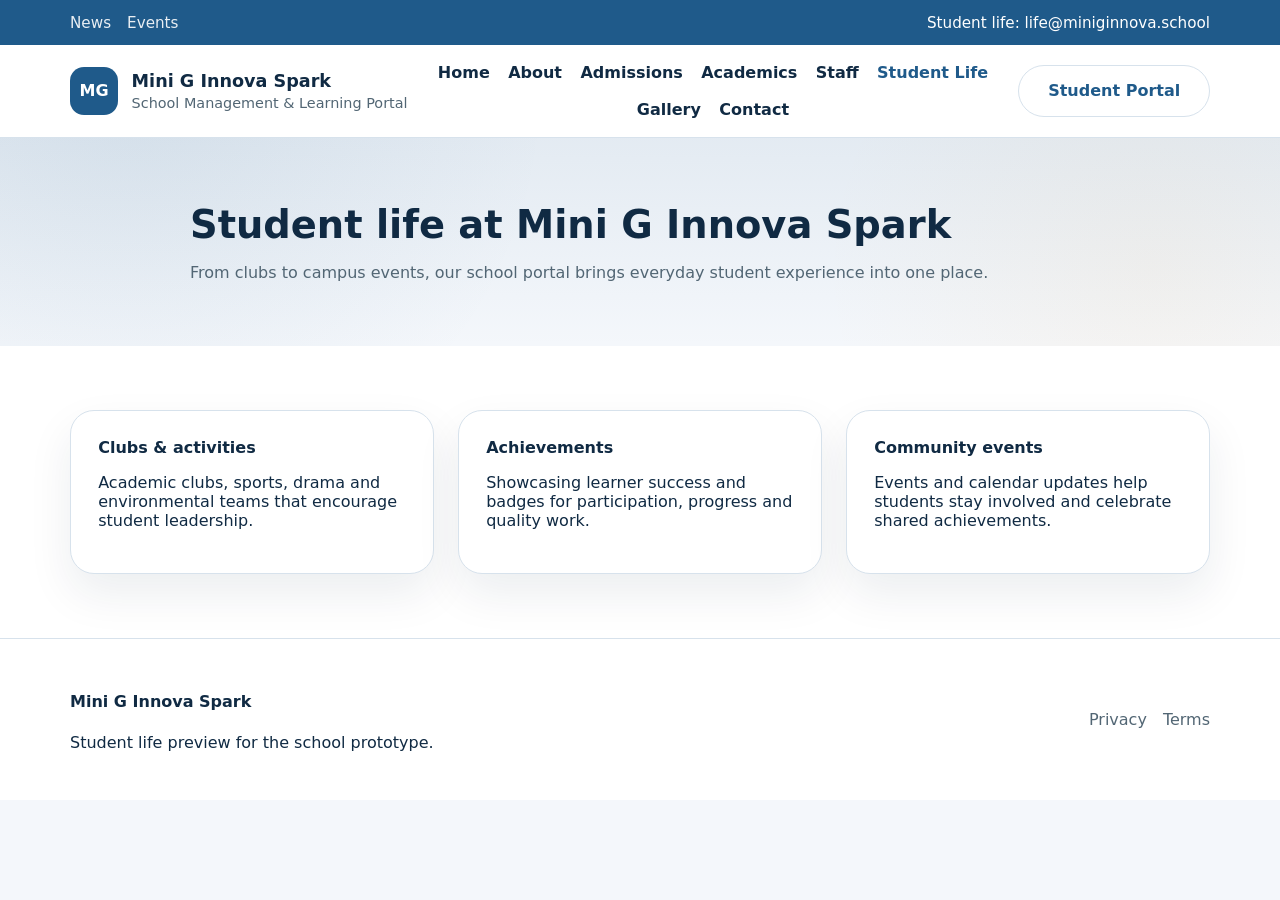
<file: student-life.html>
<!DOCTYPE html>
<html lang="en">
<head>
  <meta charset="UTF-8" />
  <meta name="viewport" content="width=device-width, initial-scale=1.0" />
  <title>Student Life | Mini G Innova Spark</title>
  <link rel="stylesheet" href="styles.css" />
</head>
<body>
  <div class="topbar">
    <div class="container topbar-inner">
      <div class="topbar-links">
        <a href="index.html#news">News</a>
        <a href="index.html#events">Events</a>
      </div>
      <div class="topbar-info">Student life: life@miniginnova.school</div>
    </div>
  </div>
  <header class="site-header">
    <div class="container header-inner">
      <a class="brand" href="index.html">
        <div class="brand-mark">MG</div>
        <div>
          <h1>Mini G Innova Spark</h1>
          <p>School Management & Learning Portal</p>
        </div>
      </a>
      <nav class="main-nav" aria-label="Primary site navigation">
        <a href="index.html">Home</a>
        <a href="about.html">About</a>
        <a href="admissions.html">Admissions</a>
        <a href="academics.html">Academics</a>
        <a href="staff.html">Staff</a>
        <a href="student-life.html" class="active">Student Life</a>
        <a href="gallery.html">Gallery</a>
        <a href="contact.html">Contact</a>
      </nav>
      <div class="header-actions">
        <a class="btn btn-secondary" href="student-login.html">Student Portal</a>
        <button class="menu-toggle" aria-label="Toggle navigation">☰</button>
      </div>
    </div>
  </header>

  <main>
    <section class="section page-header">
      <div class="container">
        <h2>Student life at Mini G Innova Spark</h2>
        <p>From clubs to campus events, our school portal brings everyday student experience into one place.</p>
      </div>
    </section>

    <section class="section section-light">
      <div class="container feature-grid">
        <article class="feature-card">
          <h4>Clubs & activities</h4>
          <p>Academic clubs, sports, drama and environmental teams that encourage student leadership.</p>
        </article>
        <article class="feature-card">
          <h4>Achievements</h4>
          <p>Showcasing learner success and badges for participation, progress and quality work.</p>
        </article>
        <article class="feature-card">
          <h4>Community events</h4>
          <p>Events and calendar updates help students stay involved and celebrate shared achievements.</p>
        </article>
      </div>
    </section>
  </main>

  <footer class="site-footer">
    <div class="container footer-grid">
      <div>
        <h4>Mini G Innova Spark</h4>
        <p>Student life preview for the school prototype.</p>
      </div>
      <div class="footer-links">
        <a href="privacy.html">Privacy</a>
        <a href="#">Terms</a>
      </div>
    </div>
  </footer>

  <script src="script.js"></script>
</body>
</html>
</file>
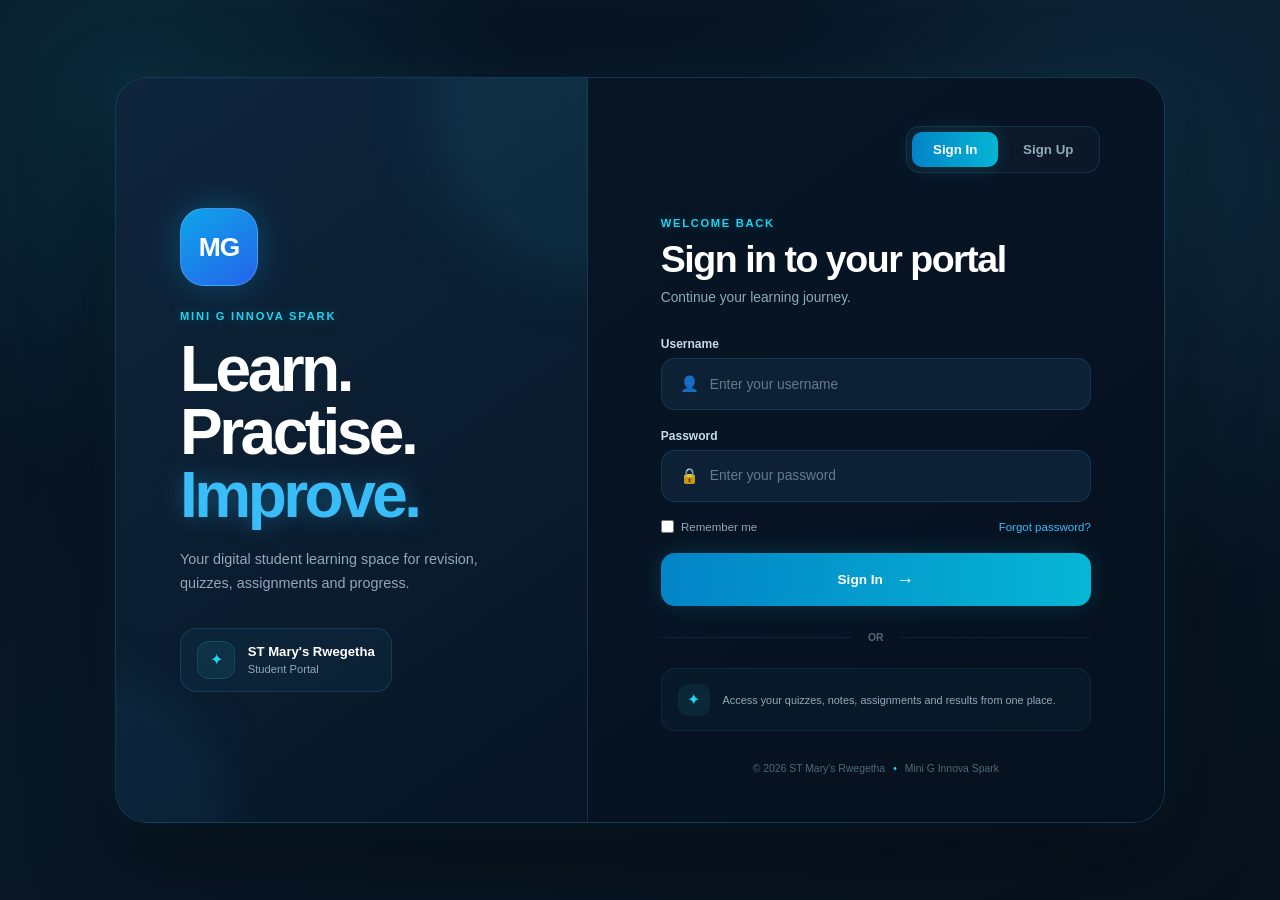
<file: student-login.html>
<!DOCTYPE html>
<html lang="en">
<head>
    <meta charset="UTF-8">
    <meta name="viewport" content="width=device-width, initial-scale=1.0">

    <title>Student Portal | ST Mary's Rwegetha</title>

    <link rel="stylesheet" href="student-login.css">
</head>

<body>

    <main class="login-page">

        <div class="login-container">

            <!-- =========================================
                 BRAND / LEFT PANEL
            ========================================== -->

            <section class="brand-panel">

                <div class="brand-content">

                    <div class="brand-logo">
                        MG
                    </div>

                    <span class="brand-tag">
                        MINI G INNOVA SPARK
                    </span>

                    <h1>
                        Learn.<br>
                        Practise.<br>
                        <span>Improve.</span>
                    </h1>

                    <p>
                        Your digital student learning space for
                        revision, quizzes, assignments and progress.
                    </p>

                    <div class="school-badge">
                        <div class="school-icon">
                            ✦
                        </div>

                        <div>
                            <strong>ST Mary's Rwegetha</strong>
                            <span>Student Portal</span>
                        </div>
                    </div>

                </div>

                <!-- Decorative elements -->

                <div class="glow-orb orb-one"></div>
                <div class="glow-orb orb-two"></div>

                <div class="grid-pattern"></div>

            </section>


            <!-- =========================================
                 FORM PANEL
            ========================================== -->

            <section class="form-panel">

                <!-- TOP BRAND FOR MOBILE -->

                <div class="mobile-brand">
                    <div class="mobile-logo">
                        MG
                    </div>

                    <div>
                        <strong>Mini G Innova Spark</strong>
                        <span>ST Mary's Rwegetha</span>
                    </div>
                </div>


                <!-- =====================================
                     LOGIN / REGISTER SWITCH
                ====================================== -->

                <div class="form-switch">

                    <button
                        class="switch-btn active"
                        id="loginBtn"
                        type="button">

                        Sign In

                    </button>

                    <button
                        class="switch-btn"
                        id="registerBtn"
                        type="button">

                        Sign Up

                    </button>

                </div>


                <!-- =====================================
                     LOGIN FORM
                ====================================== -->

                <div
                    class="auth-form login-form"
                    id="loginForm">

                    <div class="form-heading">

                        <span class="eyebrow">
                            WELCOME BACK
                        </span>

                        <h2>
                            Sign in to your portal
                        </h2>

                        <p>
                            Continue your learning journey.
                        </p>

                    </div>


                    <form>

                        <!-- Username -->

                        <div class="input-group">

                            <label for="loginUsername">
                                Username
                            </label>

                            <div class="input-wrapper">

                                <span class="input-icon">
                                    👤
                                </span>

                                <input
                                    type="text"
                                    id="loginUsername"
                                    placeholder="Enter your username"
                                    required
                                >

                            </div>

                        </div>


                        <!-- Password -->

                        <div class="input-group">

                            <label for="loginPassword">
                                Password
                            </label>

                            <div class="input-wrapper">

                                <span class="input-icon">
                                    🔒
                                </span>

                                <input
                                    type="password"
                                    id="loginPassword"
                                    placeholder="Enter your password"
                                    required
                                >

                            </div>

                        </div>


                        <div class="form-options">

                            <label class="remember-option">

                                <input
                                    type="checkbox"
                                    id="rememberMe"
                                >

                                <span>
                                    Remember me
                                </span>

                            </label>

                            <a href="#">
                                Forgot password?
                            </a>

                        </div>


                        <button
                            class="submit-btn"
                            type="submit">

                            <span>
                                Sign In
                            </span>

                            <span class="arrow">
                                →
                            </span>

                        </button>

                    </form>


                    <div class="form-divider">
                        <span>OR</span>
                    </div>


                    <div class="portal-note">

                        <span class="note-icon">
                            ✦
                        </span>

                        <p>
                            Access your quizzes, notes,
                            assignments and results from one place.
                        </p>

                    </div>

                </div>


                <!-- =====================================
                     REGISTER FORM
                ====================================== -->

                <div
                    class="auth-form register-form hidden"
                    id="registerForm">

                    <div class="form-heading">

                        <span class="eyebrow">
                            JOIN THE PORTAL
                        </span>

                        <h2>
                            Create your account
                        </h2>

                        <p>
                            Start building your learning progress.
                        </p>

                    </div>


                    <form>

                        <!-- Name -->

                        <div class="input-group">

                            <label for="registerName">
                                Full name
                            </label>

                            <div class="input-wrapper">

                                <span class="input-icon">
                                    👤
                                </span>

                                <input
                                    type="text"
                                    id="registerName"
                                    placeholder="Enter your full name"
                                    required
                                >

                            </div>

                        </div>


                        <!-- Email -->

                        <div class="input-group">

                            <label for="registerEmail">
                                Email
                            </label>

                            <div class="input-wrapper">

                                <span class="input-icon">
                                    ✉
                                </span>

                                <input
                                    type="email"
                                    id="registerEmail"
                                    placeholder="Enter your email"
                                    required
                                >

                            </div>

                        </div>


                        <!-- Username -->

                        <div class="input-group">

                            <label for="registerUsername">
                                Username
                            </label>

                            <div class="input-wrapper">

                                <span class="input-icon">
                                    @
                                </span>

                                <input
                                    type="text"
                                    id="registerUsername"
                                    placeholder="Choose a username"
                                    required
                                >

                            </div>

                        </div>


                        <!-- Password -->

                        <div class="input-group">

                            <label for="registerPassword">
                                Password
                            </label>

                            <div class="input-wrapper">

                                <span class="input-icon">
                                    🔒
                                </span>

                                <input
                                    type="password"
                                    id="registerPassword"
                                    placeholder="Create a password"
                                    required
                                >

                            </div>

                        </div>


                        <button
                            class="submit-btn"
                            type="submit">

                            <span>
                                Create Account
                            </span>

                            <span class="arrow">
                                →
                            </span>

                        </button>

                    </form>


                    <div class="portal-note">

                        <span class="note-icon">
                            ✓
                        </span>

                        <p>
                            Your learning progress, XP and achievements
                            will appear here.
                        </p>

                    </div>

                </div>


                <!-- FOOTER -->

                <div class="login-footer">

                    <span>
                        © 2026 ST Mary's Rwegetha
                    </span>

                    <span class="footer-dot">
                        •
                    </span>

                    <span>
                        Mini G Innova Spark
                    </span>

                </div>

            </section>

        </div>

    </main>


        </main>

    <!-- =========================================
         LOGIN SYSTEM
    ========================================== -->

    <script src="student-login.js"></script>

</body>
</html>
</file>
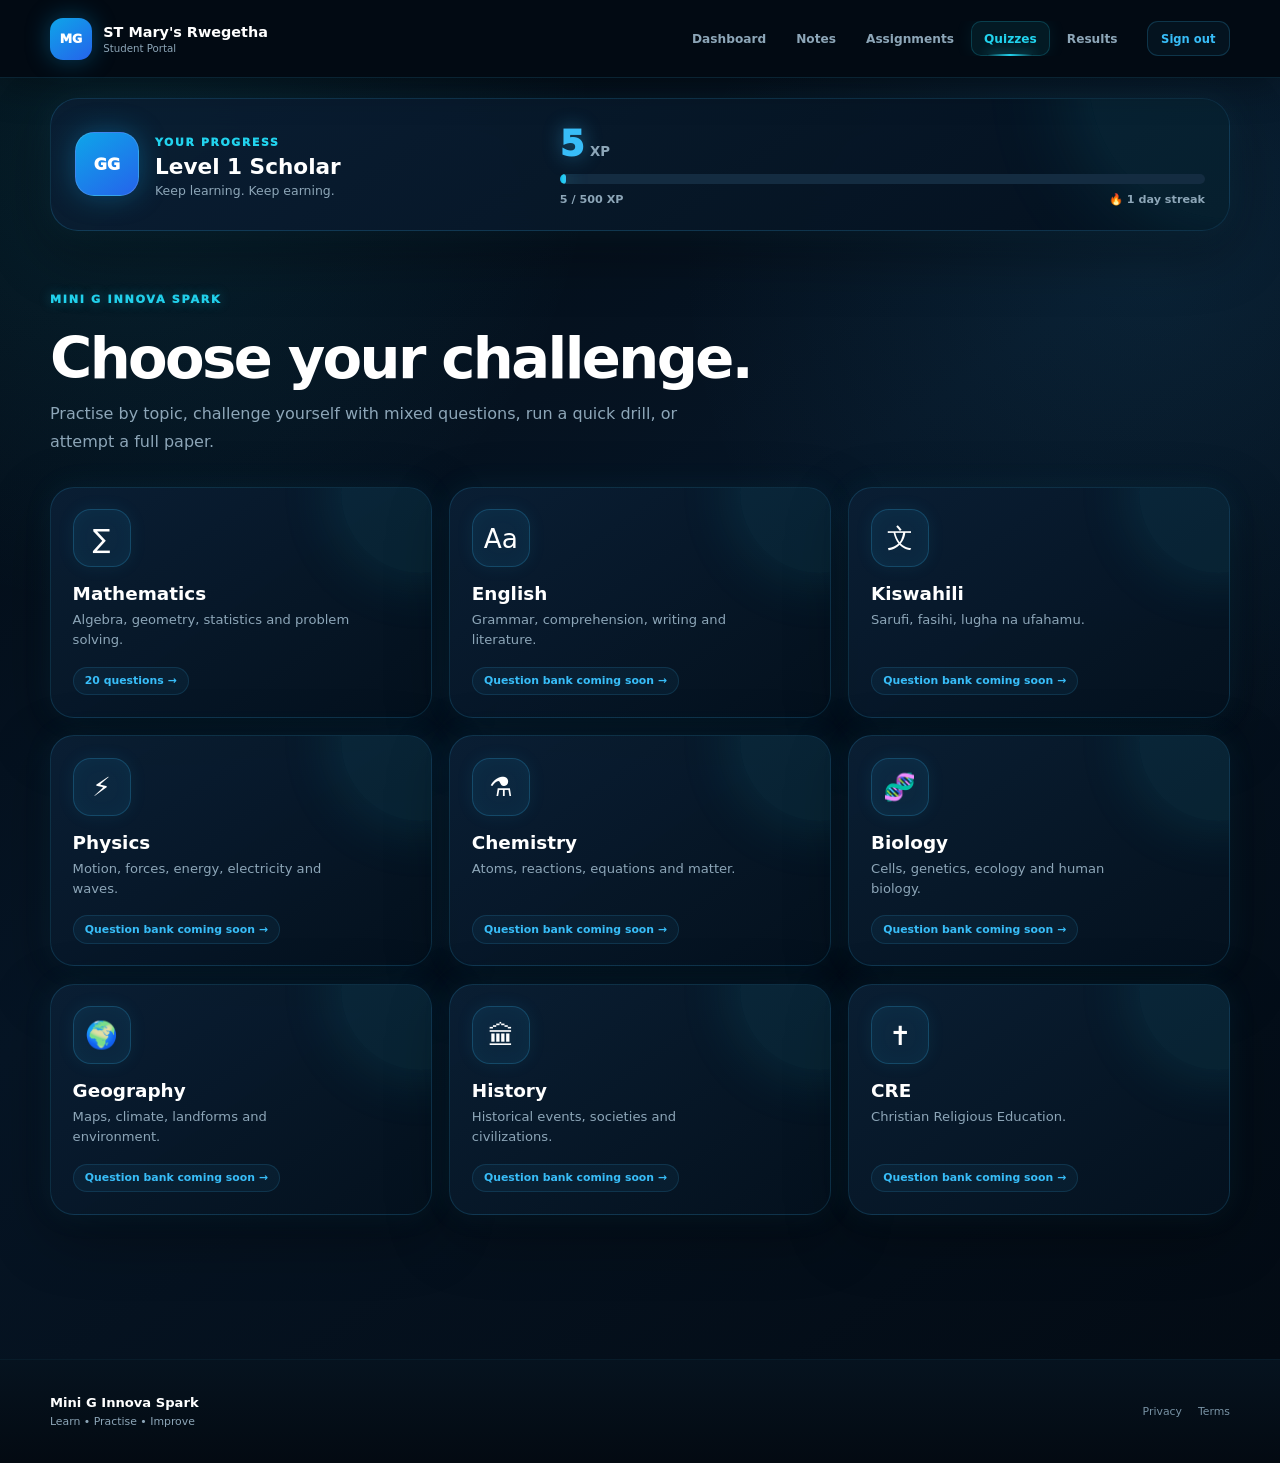
<file: student-quizzes.html>
<!DOCTYPE html>
<html lang="en">
<head>
    <meta charset="UTF-8">
    <meta name="viewport" content="width=device-width, initial-scale=1.0">

    <meta name="theme-color" content="#030b14">
    <title>Quizzes | ST Mary's Rwegetha</title>

    <link rel="stylesheet" href="styles.css">
    <link rel="stylesheet" href="student-quizzes.css">
</head>

<body>

<header class="site-header">
    <div class="container header-inner">

        <a class="brand" href="student-dashboard.html" aria-label="Student dashboard">
            <div class="brand-mark">MG</div>
            <div class="brand-copy">
                <h1>ST Mary's Rwegetha</h1>
                <p>Student Portal</p>
            </div>
        </a>

        <nav class="main-nav" aria-label="Student navigation">
            <a href="student-dashboard.html">Dashboard</a>
            <a href="student-notes.html">Notes</a>
            <a href="student-assignments.html">Assignments</a>
            <a href="student-quizzes.html" class="active">Quizzes</a>
            <a href="student-results.html">Results</a>
        </nav>

        <a class="portal-signout" href="../index.html">Sign out</a>
    </div>
</header>

<main class="quiz-page">

    <section class="quiz-hero">
        <div class="container">
            <div class="xp-panel">
                <div class="xp-left">
                    <div class="xp-avatar" id="xpAvatar">GG</div>
                    <div>
                        <span class="xp-label">YOUR PROGRESS</span>
                        <h2 id="levelName">Level 1 Scholar</h2>
                        <p>Keep learning. Keep earning.</p>
                    </div>
                </div>

                <div class="xp-right">
                    <div class="xp-number">
                        <span id="xpAmount">0</span>
                        <small>XP</small>
                    </div>

                    <div class="xp-bar" aria-label="XP progress">
                        <div class="xp-bar-fill" id="xpBar"></div>
                    </div>

                    <div class="xp-footer">
                        <span id="xpProgress">0 / 500 XP</span>
                        <span>🔥 <span id="streak">0</span> day streak</span>
                    </div>
                </div>
            </div>
        </div>
    </section>

    <section class="quiz-selection" id="subjectSelection">
        <div class="container">
            <div class="quiz-heading">
                <span class="eyebrow">MINI G INNOVA SPARK</span>
                <h1>Choose your challenge.</h1>
                <p>
                    Practise by topic, challenge yourself with mixed questions,
                    run a quick drill, or attempt a full paper.
                </p>
            </div>

            <div class="subject-grid" id="subjectGrid"></div>
        </div>
    </section>

    <section class="subject-options hidden" id="subjectOptions">
        <div class="container">
            <button class="back-button" id="backToSubjects" type="button">← All Subjects</button>

            <div class="selected-subject-header">
                <div class="selected-subject-icon" id="selectedSubjectIcon">∑</div>
                <div>
                    <span class="eyebrow">SELECTED SUBJECT</span>
                    <h2 id="selectedSubjectName">Mathematics</h2>
                    <p id="selectedSubjectDescription">Choose how you want to practise.</p>
                </div>
            </div>

            <div class="mode-grid">
                <button class="mode-card" id="topicMode" type="button">
                    <div class="mode-icon">📚</div>
                    <div class="mode-content">
                        <span class="mode-label">PRACTISE</span>
                        <h3>Choose a Topic</h3>
                        <p>Focus on one topic and improve your skills step by step.</p>
                    </div>
                    <span class="mode-arrow">→</span>
                </button>

                <button class="mode-card" id="randomMode" type="button">
                    <div class="mode-icon">🎲</div>
                    <div class="mode-content">
                        <span class="mode-label">MIXED PRACTICE</span>
                        <h3>Random Mixed</h3>
                        <p>Get a fresh mixture of questions from across the subject.</p>
                    </div>
                    <span class="mode-arrow">→</span>
                </button>

                <button class="mode-card" id="quickMode" type="button">
                    <div class="mode-icon">⚡</div>
                    <div class="mode-content">
                        <span class="mode-label">FAST PRACTICE</span>
                        <h3>Quick Drill</h3>
                        <p>Take a short timed burst of questions and keep your brain sharp.</p>
                    </div>
                    <span class="mode-arrow">→</span>
                </button>

                <button class="mode-card" id="testMode" type="button">
                    <div class="mode-icon">📝</div>
                    <div class="mode-content">
                        <span class="mode-label">EXAM MODE</span>
                        <h3>Full Paper</h3>
                        <p>Choose Paper 1, Paper 2 or Paper 3 when the paper bank is available.</p>
                    </div>
                    <span class="mode-arrow">→</span>
                </button>
            </div>
        </div>
    </section>

    <section class="selection-view hidden" id="topicSelection">
        <div class="container">
            <button class="back-button" id="backToOptionsFromTopic" type="button">← Back</button>
            <div class="quiz-heading compact-heading">
                <span class="eyebrow">TOPIC PRACTICE</span>
                <h2 id="topicHeading">Mathematics Topics</h2>
                <p>Choose a topic to begin practising.</p>
            </div>
            <div class="choice-grid" id="topicGrid"></div>
        </div>
    </section>

    <section class="selection-view hidden" id="testSelection">
        <div class="container">
            <button class="back-button" id="backFromTest" type="button">← Back</button>
            <div class="quiz-heading compact-heading">
                <span class="eyebrow">EXAM MODE</span>
                <h2>Choose your paper</h2>
                <p>Select the paper you want to attempt.</p>
            </div>
            <div class="choice-grid paper-choice-grid" id="paperGrid">
                <button class="choice-card paper-choice" data-paper="Paper 1" type="button">
                    <span class="paper-number">01</span>
                    <span><strong>Paper 1</strong><small>Objective / short-answer</small></span>
                    <b>→</b>
                </button>
                <button class="choice-card paper-choice" data-paper="Paper 2" type="button">
                    <span class="paper-number">02</span>
                    <span><strong>Paper 2</strong><small>Structured mathematics</small></span>
                    <b>→</b>
                </button>
                <button class="choice-card paper-choice" data-paper="Paper 3" type="button">
                    <span class="paper-number">03</span>
                    <span><strong>Paper 3</strong><small>Application / practical</small></span>
                    <b>→</b>
                </button>
            </div>
        </div>
    </section>

    <section class="quiz-area hidden" id="quizArea">
        <div class="container">
            <div class="quiz-topbar">
                <button class="back-button small-back" id="backButton" type="button">← Exit Quiz</button>
                <div class="quiz-info">
                    <strong id="currentSubject">Mathematics</strong>
                    <span id="questionCounter">Question 1 of 10</span>
                </div>
                <div class="quiz-live-xp">
                    <span>XP</span>
                    <strong id="liveXP">0</strong>
                </div>
            </div>

            <div class="question-card">
                <div class="question-header">
                    <span class="question-topic" id="questionTopic">Mathematics</span>
                    <span class="question-type" id="questionType">Multiple Choice</span>
                    <span class="question-number" id="questionNumber">01</span>
                </div>

                <h2 id="questionText">Question goes here...</h2>

                <div class="answer-options" id="answerOptions"></div>

                <div class="question-feedback hidden" id="questionFeedback"></div>

                <button class="next-button" id="nextButton" disabled type="button">
                    Choose an answer
                </button>
            </div>
        </div>
    </section>

    <section class="quiz-result hidden" id="quizResult">
        <div class="container">
            <div class="result-card">
                <div class="result-icon">🏆</div>
                <span class="eyebrow">QUIZ COMPLETE</span>
                <h2 id="resultTitle">Great work!</h2>
                <p id="resultMessage">You completed the quiz.</p>

                <div class="result-stats">
                    <div class="result-stat"><strong id="correctAnswers">0</strong><span>Correct</span></div>
                    <div class="result-stat"><strong id="earnedXP">+0</strong><span>XP earned</span></div>
                    <div class="result-stat"><strong id="accuracy">0%</strong><span>Accuracy</span></div>
                </div>

                <div class="result-buttons">
                    <button class="portal-button" id="playAgain" type="button">Play Again</button>
                    <button class="portal-button secondary" id="chooseSubject" type="button">Choose Subject</button>
                </div>
            </div>
        </div>
    </section>

</main>

<footer class="site-footer">
    <div class="container footer-grid">
        <div>
            <h4>Mini G Innova Spark</h4>
            <p>Learn • Practise • Improve</p>
        </div>
        <div class="footer-links">
            <a href="#">Privacy</a>
            <a href="#">Terms</a>
        </div>
    </div>
</footer>

<script src="../questions.js"></script>
<script src="student-progress.js"></script>
<script src="student-quizzes.js"></script>

</body>
</html>
</file>
<file: styles.css>
:root {
  --bg: #f4f7fb;
  --surface: #ffffff;
  --surface-soft: #eef3f8;
  --primary: #1f5a8a;
  --primary-dark: #163f63;
  --accent: #f3a43b;
  --text: #102a43;
  --muted: #526674;
  --border: #d7e2ec;
  --shadow: 0 20px 45px rgba(16, 42, 67, 0.08);
}

* {
  box-sizing: border-box;
}

html {
  scroll-behavior: smooth;
}

body {
  margin: 0;
  min-height: 100vh;

  font-family: Inter, system-ui, -apple-system,
    BlinkMacSystemFont, "Segoe UI", sans-serif;

  color: var(--text);

  background:
    radial-gradient(
      circle at 10% 10%,
      rgba(31, 90, 138, 0.08),
      transparent 30%
    ),
    radial-gradient(
      circle at 90% 30%,
      rgba(243, 164, 59, 0.06),
      transparent 25%
    ),
    #f4f7fb;
}

button,
input,
textarea,
select {
  font: inherit;
}

a {
  color: inherit;
  text-decoration: none;
}

img {
  max-width: 100%;
  display: block;
}

.container {
  width: min(1140px, calc(100% - 2rem));
  margin: 0 auto;
}

/* =========================
   HEADER
========================= */

.topbar {
  background: var(--primary);
  color: #fff;
}

.topbar-inner {
  display: flex;
  justify-content: space-between;
  align-items: center;
  gap: 1rem;
  padding: 0.85rem 0;
  font-size: 0.95rem;
}

.topbar-links {
  display: flex;
  flex-wrap: wrap;
  gap: 1rem;
}

.topbar-links a {
  color: #fff;
  opacity: 0.9;
}

.site-header {
  background: #fff;
  border-bottom: 1px solid var(--border);
  position: sticky;
  top: 0;
  z-index: 20;
}

.header-inner {
  display: grid;
  grid-template-columns: auto 1fr auto;
  align-items: center;
  gap: 1rem;
  padding: 1.1rem 0;
}

.brand {
  display: flex;
  align-items: center;
  gap: 0.85rem;
}

.brand-mark {
  width: 48px;
  height: 48px;
  border-radius: 14px;
  display: grid;
  place-items: center;
  background: var(--primary);
  color: #fff;
  font-weight: 700;
}

.brand h1 {
  margin: 0;
  font-size: 1.1rem;
}

.brand p {
  margin: 0.2rem 0 0;
  color: var(--muted);
  font-size: 0.9rem;
}

.main-nav {
  display: flex;
  flex-wrap: wrap;
  align-items: center;
  gap: 1.15rem;
  justify-content: center;
}

.main-nav a {
  color: var(--text);
  font-weight: 600;
}

.main-nav a.active {
  color: var(--primary);
}

.header-actions {
  display: flex;
  align-items: center;
  gap: 0.85rem;
}

.menu-toggle {
  display: none;
  border: none;
  background: none;
  font-size: 1.5rem;
  cursor: pointer;
}

/* =========================
   BUTTONS
========================= */

.btn {
  display: inline-flex;
  align-items: center;
  justify-content: center;
  padding: 0.95rem 1.8rem;
  border-radius: 999px;
  border: none;
  background: var(--primary);
  color: #fff;
  font-weight: 700;
  cursor: pointer;
  transition: transform 0.18s ease, background 0.18s ease;
}

.btn:hover {
  transform: translateY(-1px);
  background: var(--primary-dark);
}

.btn-secondary {
  background: var(--surface);
  color: var(--primary);
  border: 1px solid var(--border);
}

.btn-alt {
  background: #fff;
  color: var(--primary);
  border: 1px solid var(--primary);
}

/* =========================
   GENERAL SECTIONS
========================= */

.section {
  padding: 4rem 0;
}

.section-light {
  background: var(--surface);
}

.section-header {
  display: flex;
  justify-content: space-between;
  align-items: center;
  gap: 1rem;
  margin-bottom: 1.75rem;
}

.section-header h3 {
  margin: 0;
}

.section-header a {
  color: var(--primary);
  font-weight: 700;
}

/* =========================
   OTHER EXISTING STYLES
========================= */

.hero-home {
  background: linear-gradient(
    135deg,
    rgba(31, 90, 138, 0.08),
    rgba(255, 255, 255, 0.9)
  );
}

.hero-grid {
  display: grid;
  grid-template-columns: 1.1fr 0.9fr;
  gap: 2rem;
  align-items: center;
  min-height: 64vh;
}

.hero-copy {
  max-width: 600px;
}

.eyebrow {
  display: inline-block;
  margin-bottom: 1rem;
  color: var(--accent);
  font-weight: 700;
  text-transform: uppercase;
  letter-spacing: 0.12em;
  font-size: 0.85rem;
}

.hero-copy h2 {
  margin: 0 0 1.25rem;
  font-size: clamp(2.5rem, 4vw, 3.75rem);
  line-height: 1.05;
}

.hero-copy p {
  margin: 0 0 2rem;
  color: var(--muted);
  max-width: 600px;
}

.hero-buttons {
  display: flex;
  flex-wrap: wrap;
  gap: 1rem;
}

.hero-visual {
  display: flex;
  justify-content: flex-end;
}

.hero-card {
  width: 100%;
  min-height: 320px;
  background: linear-gradient(
    180deg,
    rgba(31, 90, 138, 0.16),
    rgba(255, 255, 255, 0.9)
  );
  border: 1px solid rgba(31, 90, 138, 0.15);
  border-radius: 32px;
  padding: 2rem;
  display: flex;
  flex-direction: column;
  justify-content: center;
  box-shadow: var(--shadow);
}

.hero-card-title {
  display: inline-block;
  margin-bottom: 1rem;
  font-weight: 700;
  color: var(--primary);
}

.grid-two {
  display: grid;
  grid-template-columns: repeat(2, minmax(0, 1fr));
  gap: 2rem;
}

.feature-grid,
.news-grid,
.event-grid,
.stats-grid {
  display: grid;
  gap: 1.5rem;
}

.feature-grid,
.stats-grid {
  grid-template-columns: repeat(auto-fit, minmax(220px, 1fr));
}

.news-grid,
.event-grid {
  grid-template-columns: repeat(auto-fit, minmax(240px, 1fr));
}

.news-card,
.event-card,
.feature-card,
.stat-card,
.highlight-box,
.media-item,
.location-card {
  background: #fff;
  border: 1px solid var(--border);
  border-radius: 24px;
  padding: 1.7rem;
  box-shadow: var(--shadow);
}

.news-card time,
.event-card .event-date {
  display: block;
  margin-bottom: 1rem;
  color: var(--accent);
  font-weight: 700;
}

.news-card h4,
.event-card h4,
.feature-card h4,
.highlight-box h4,
.location-card h4 {
  margin: 0 0 0.75rem;
}

.stats-grid {
  grid-template-columns: repeat(auto-fit, minmax(180px, 1fr));
}

.stat-card {
  text-align: center;
}

.stat-value {
  display: block;
  font-size: 2.35rem;
  font-weight: 700;
  color: var(--primary);
  margin-bottom: 0.5rem;
}

.media-row {
  display: grid;
  grid-template-columns: repeat(2, minmax(0, 1fr));
  gap: 1rem;
}

.media-item {
  min-height: 120px;
  display: grid;
  place-items: center;
  color: var(--primary-dark);
  font-weight: 700;
  background: linear-gradient(
    180deg,
    #ffffff 0%,
    #f7f9fb 100%
  );
}

.page-header {
  background: linear-gradient(
    180deg,
    rgba(31, 90, 138, 0.08),
    rgba(255, 255, 255, 0)
  );
}

.page-header .container {
  max-width: 900px;
}

.page-header h2 {
  margin: 0 0 1rem;
  font-size: clamp(2rem, 3vw, 3rem);
}

.page-header p {
  margin: 0;
  color: var(--muted);
}

.site-footer {
  background: #fff;
  border-top: 1px solid var(--border);
  padding: 2rem 0;
}

.footer-grid {
  display: grid;
  grid-template-columns: 1fr auto;
  align-items: center;
  gap: 1rem;
}

.footer-links {
  display: flex;
  gap: 1rem;
}

.footer-links a {
  color: var(--muted);
}

/* =========================
   RESPONSIVE
========================= */

@media (max-width: 900px) {
  .header-inner {
    grid-template-columns: 1fr;
    gap: 1rem;
  }

  .main-nav {
    justify-content: center;
  }

  .hero-grid,
  .grid-two,
  .dashboard-grid {
    grid-template-columns: 1fr;
  }

  .summary-cards {
    grid-template-columns: repeat(3, 1fr);
  }

  .media-row {
    grid-template-columns: 1fr;
  }
}

@media (max-width: 720px) {
  .topbar-inner,
  .footer-grid {
    grid-template-columns: 1fr;
    text-align: center;
  }

  .topbar-inner {
    justify-content: center;
  }

  .header-inner {
    align-items: flex-start;
  }

  .main-nav {
    display: none;
    flex-direction: column;
    width: 100%;
    background: #fff;
    border-top: 1px solid var(--border);
    padding-top: 1rem;
  }

  .main-nav.active {
    display: flex;
  }

  .menu-toggle {
    display: inline-flex;
  }

  .section {
    padding: 3rem 0;
  }

  .portal-grid {
    grid-template-columns: 1fr;
  }

  .summary-cards {
    grid-template-columns: 1fr;
  }

  .results-table {
    overflow-x: auto;
  }

  .results-row {
    min-width: 620px;
  }
}

@media (max-width: 520px) {
  .topbar-links,
  .header-actions,
  .footer-links {
    justify-content: center;
  }

  .hero-copy h2 {
    font-size: 2.25rem;
  }

  .profile-meta {
    align-items: flex-start;
  }
}
/* =========================================================
   MINI G INNOVA SPARK
   NOTES PAGE
========================================================= */

.notes-hero {
  padding: 4.5rem 0 3rem;

  background:
    radial-gradient(
      circle at 85% 20%,
      rgba(31, 90, 138, 0.10),
      transparent 30%
    ),
    linear-gradient(
      135deg,
      #f4f8fc,
      #ffffff
    );

  border-bottom: 1px solid var(--border);
}

.notes-eyebrow {
  display: inline-block;

  margin-bottom: 0.8rem;

  color: var(--accent);

  font-size: 0.78rem;
  font-weight: 800;

  letter-spacing: 0.16em;
}

.notes-hero h2 {
  margin: 0 0 0.8rem;

  font-size: clamp(2.2rem, 4vw, 3.3rem);

  line-height: 1.05;
}

.notes-hero p {
  max-width: 620px;

  margin: 0;

  color: var(--muted);

  font-size: 1.05rem;

  line-height: 1.7;
}


/* =========================================================
   SEARCH
========================================================= */

.notes-tools {
  display: flex;

  gap: 1rem;

  margin-top: 2rem;

  max-width: 780px;
}

.notes-search {
  flex: 1;

  display: flex;
  align-items: center;

  gap: 0.7rem;

  background: #ffffff;

  border: 1px solid var(--border);

  border-radius: 16px;

  padding: 0 1rem;

  box-shadow:
    0 10px 25px rgba(153, 189, 223, 0.06);
}

.search-icon {
  font-size: 1.05rem;
}

.notes-search input {
  width: 100%;

  height: 50px;

  border: none;

  outline: none;

  background: transparent;

  color: var(--text);
}

.notes-search input::placeholder {
  color: #8a9aa8;
}

.notes-filter {
  height: 50px;

  padding: 0 1rem;

  border: 1px solid var(--border);

  border-radius: 16px;

  background: #ffffff;

  color: var(--text);

  cursor: pointer;

  outline: none;

  box-shadow:
    0 10px 25px rgba(16, 42, 67, 0.06);
}


/* =========================================================
   NOTES SECTION
========================================================= */

.notes-section {
  padding: 3.5rem 0 5rem;
}

.notes-section-heading {
  display: flex;

  align-items: flex-end;

  justify-content: space-between;

  gap: 1rem;

  margin-bottom: 1.5rem;
}

.notes-small-label {
  color: var(--primary);

  font-size: 0.75rem;

  font-weight: 800;

  letter-spacing: 0.12em;
}

.notes-section-heading h3 {
  margin: 0.35rem 0 0;

  font-size: 1.7rem;
}

.notes-count {
  padding: 0.45rem 0.8rem;

  border-radius: 999px;

  background: var(--surface-soft);

  color: var(--primary);

  font-size: 0.85rem;

  font-weight: 700;
}


/* =========================================================
   NOTE CARD
========================================================= */

.note-card {
  position: relative;

  display: grid;

  grid-template-columns: 76px minmax(0, 1fr) auto;

  align-items: center;

  gap: 1.5rem;

  margin-bottom: 1.25rem;

  padding: 1.45rem;

  background: rgba(255, 255, 255, 0.96);

  border: 1px solid rgba(31, 90, 138, 0.10);

  border-radius: 24px;

  box-shadow:
    0 15px 35px rgba(16, 42, 67, 0.07);

  overflow: hidden;

  transition:
    transform 0.25s ease,
    box-shadow 0.25s ease,
    border-color 0.25s ease;
}


/* Little colored strip */

.note-card::before {
  content: "";

  position: absolute;

  left: 0;
  top: 0;
  bottom: 0;

  width: 5px;

  background: var(--primary);
}


/* Hover */

.note-card:hover {
  transform: translateY(-6px);

  box-shadow:
    0 25px 50px rgba(16, 42, 67, 0.13);

  border-color:
    rgba(31, 90, 138, 0.20);
}


/* =========================================================
   NOTE ICON
========================================================= */

.note-icon {
  width: 68px;
  height: 68px;

  display: grid;
  place-items: center;

  border-radius: 20px;

  font-size: 1.8rem;

  background:
    linear-gradient(
      145deg,
      #eaf3fb,
      #f7fbff
    );

  box-shadow:
    0 10px 22px rgba(31, 90, 138, 0.10);
}


/* Biology */

.biology-note::before {
  background: #3b8d6a;
}

.biology-note .note-icon {
  background:
    linear-gradient(
      145deg,
      #e4f6ed,
      #f7fffb
    );
}


/* Chemistry */

.chemistry-note::before {
  background: #7957b5;
}

.chemistry-note .note-icon {
  background:
    linear-gradient(
      145deg,
      #eee8fa,
      #fbf9ff
    );
}


/* =========================================================
   NOTE CONTENT
========================================================= */

.note-content {
  min-width: 0;
}

.note-top {
  display: flex;

  align-items: center;

  gap: 0.6rem;

  margin-bottom: 0.45rem;
}

.note-subject {
  color: var(--primary);

  font-size: 0.72rem;

  font-weight: 800;

  letter-spacing: 0.1em;
}

.note-form {
  padding: 0.25rem 0.55rem;

  border-radius: 999px;

  background: var(--surface-soft);

  color: var(--muted);

  font-size: 0.68rem;

  font-weight: 800;
}

.note-content h4 {
  margin: 0;

  font-size: 1.25rem;
}

.note-teacher {
  margin: 0.35rem 0;

  color: var(--muted);

  font-size: 0.9rem;
}

.note-description {
  margin: 0.45rem 0 0;

  color: var(--muted);

  font-size: 0.92rem;

  line-height: 1.55;
}

.note-meta {
  display: flex;

  flex-wrap: wrap;

  gap: 1rem;

  margin-top: 0.85rem;

  color: #718392;

  font-size: 0.8rem;
}


/* =========================================================
   ACTION BUTTON
========================================================= */

.note-action {
  flex-shrink: 0;
}

.note-button {
  display: inline-flex;

  align-items: center;

  gap: 0.5rem;

  padding: 0.75rem 1rem;

  border-radius: 12px;

  background: var(--primary);

  color: #ffffff;

  font-size: 0.85rem;

  font-weight: 700;

  transition:
    background 0.2s ease,
    transform 0.2s ease;
}

.note-button:hover {
  background: var(--primary-dark);

  transform: translateX(3px);
}

.note-button span {
  font-size: 1.1rem;
}


/* =========================================================
   NO NOTES
========================================================= */

.no-notes {
  padding: 4rem 1rem;

  text-align: center;

  background: #ffffff;

  border: 1px dashed var(--border);

  border-radius: 24px;
}

.no-notes-icon {
  font-size: 2.5rem;

  margin-bottom: 0.75rem;
}

.no-notes h4 {
  margin: 0 0 0.4rem;
}

.no-notes p {
  margin: 0;

  color: var(--muted);
}


/* =========================================================
   MOBILE
========================================================= */

@media (max-width: 760px) {

  .notes-hero {
    padding: 3.2rem 0 2.5rem;
  }

  .notes-tools {
    flex-direction: column;
  }

  .notes-filter {
    width: 100%;
  }

  .note-card {
    grid-template-columns: 58px minmax(0, 1fr);

    gap: 1rem;

    padding: 1.2rem;
  }

  .note-icon {
    width: 58px;
    height: 58px;

    border-radius: 17px;

    font-size: 1.5rem;
  }

  .note-action {
    grid-column: 2;
  }

  .note-button {
    width: 100%;

    justify-content: center;
  }

}


@media (max-width: 480px) {

  .notes-section-heading {
    align-items: flex-start;

    flex-direction: column;
  }

  .note-card {
    grid-template-columns: 1fr;
  }

  .note-icon {
    width: 56px;
    height: 56px;
  }

  .note-action {
    grid-column: auto;
  }

}
</file>
<file: student-dashboard.css>
/* ==========================================
   MINI G INNOVA SPARK
   STUDENT DASHBOARD
   FUTURISTIC DARK MODE
========================================== */

:root {
    --bg: #07111f;
    --bg-soft: #0b1728;
    --card: #0d1b2d;
    --card-light: #11243a;

    --cyan: #24e6df;
    --cyan-soft: rgba(36, 230, 223, 0.12);

    --purple: #8b5cf6;
    --blue: #3b82f6;

    --green: #42f59b;
    --yellow: #facc15;
    --orange: #fb923c;

    --white: #f8fbff;
    --text: #1e4b79;
    --muted: #7f94aa;

    --border: rgba(255, 255, 255, 0.07);

    --shadow:
        0 20px 60px rgba(0, 0, 0, 0.35);

    --glow:
        0 0 30px rgba(36, 230, 223, 0.08);
}


/* ==========================================
   RESET
========================================== */

* {
    box-sizing: border-box;
}

html {
    scroll-behavior: smooth;
}

body {
    margin: 0;

    min-height: 100vh;

    font-family:
        Inter,
        system-ui,
        -apple-system,
        BlinkMacSystemFont,
        "Segoe UI",
        sans-serif;

    color: var(--text);

    background:
        radial-gradient(
            circle at 10% 0%,
            rgba(59, 130, 246, 0.12),
            transparent 28%
        ),
        radial-gradient(
            circle at 90% 10%,
            rgba(139, 92, 246, 0.10),
            transparent 30%
        ),
        var(--bg);
}

a {
    color: inherit;
    text-decoration: none;
}

button {
    font: inherit;
}


/* ==========================================
   HEADER
========================================== */

.dashboard-header {
    position: sticky;

    top: 0;

    z-index: 100;

    height: 72px;

    display: flex;

    align-items: center;

    justify-content: space-between;

    padding:
        0
        max(1.25rem, calc((100% - 1180px) / 2));

    background:
        rgba(7, 17, 31, 0.88);

    border-bottom:
        1px solid var(--border);

    backdrop-filter: blur(18px);
}

.dashboard-logo {
    color: white;

    font-size: 1.25rem;

    font-weight: 800;

    letter-spacing: -0.03em;
}

.dashboard-logo::before {
    content: "";

    display: inline-block;

    width: 8px;
    height: 8px;

    margin-right: 8px;

    border-radius: 50%;

    background: var(--cyan);

    box-shadow:
        0 0 14px var(--cyan);
}

.dashboard-nav {
    display: flex;

    align-items: center;

    gap: 0.35rem;
}

.dashboard-nav a {
    padding:
        0.55rem
        0.8rem;

    border-radius: 10px;

    color: var(--muted);

    font-size: 0.86rem;

    font-weight: 700;

    transition:
        color 0.2s ease,
        background 0.2s ease;
}

.dashboard-nav a:hover,
.dashboard-nav a.active {
    color: var(--cyan);

    background:
        rgba(36, 230, 223, 0.07);
}


/* ==========================================
   HAMBURGER
========================================== */

.menu-button {
    display: none;

    width: 44px;
    height: 44px;

    border: 1px solid var(--border);

    border-radius: 12px;

    background: var(--card);

    cursor: pointer;

    padding: 10px;
}

.menu-button span {
    display: block;

    height: 2px;

    margin: 5px 0;

    border-radius: 10px;

    background: white;
}


/* ==========================================
   MAIN CONTAINER
========================================== */

.dashboard-container {
    width:
        min(
            1180px,
            calc(100% - 2rem)
        );

    margin: 0 auto;

    padding:
        2rem 0 4rem;
}


/* ==========================================
   PROFILE CARD
========================================== */

.profile-card {
    position: relative;

    overflow: hidden;

    padding: 1.7rem;

    border:
        1px solid
        rgba(255, 255, 255, 0.08);

    border-radius: 28px;

    background:
        linear-gradient(
            135deg,
            #101f34,
            #0b1728
        );

    box-shadow: var(--shadow);

    margin-bottom: 1.25rem;
}

.profile-card::before {
    content: "";

    position: absolute;

    width: 300px;
    height: 300px;

    right: -130px;
    top: -170px;

    border-radius: 50%;

    background:
        radial-gradient(
            circle,
            rgba(36, 230, 223, 0.14),
            transparent 68%
        );

    pointer-events: none;
}

.profile-card::after {
    content: "";

    position: absolute;

    width: 220px;
    height: 220px;

    left: -130px;
    bottom: -150px;

    border-radius: 50%;

    background:
        radial-gradient(
            circle,
            rgba(139, 92, 246, 0.12),
            transparent 68%
        );
}

.profile-top {
    position: relative;

    z-index: 2;

    display: flex;

    align-items: center;

    justify-content: space-between;

    gap: 1.5rem;
}

.profile-identity {
    display: flex;

    align-items: center;

    gap: 1rem;
}

.profile-avatar {
    width: 72px;
    height: 72px;

    flex-shrink: 0;

    display: grid;

    place-items: center;

    border-radius: 50%;

    background:
        linear-gradient(
            135deg,
            var(--purple),
            var(--blue),
            var(--cyan)
        );

    color: white;

    font-size: 1.25rem;

    font-weight: 900;

    box-shadow:
        0 0 30px
        rgba(59, 130, 246, 0.3);
}

.current-date {
    display: block;

    margin-bottom: 0.25rem;

    color: var(--muted);

    font-size: 0.78rem;

    font-weight: 600;
}

.profile-text h1 {
    margin: 0;

    color: white;

    font-size:
        clamp(
            1.45rem,
            3vw,
            2rem
        );

    letter-spacing: -0.035em;
}

.profile-text h1 span {
    color: var(--cyan);

    text-shadow:
        0 0 18px
        rgba(36, 230, 223, 0.25);
}

.profile-text p {
    margin: 0.35rem 0 0;

    color: var(--muted);

    font-size: 0.8rem;
}


/* ==========================================
   LEVEL RING
========================================== */

.level-badge {
    display: flex;

    flex-direction: column;

    align-items: center;

    gap: 0.35rem;
}

.level-ring {
    width: 64px;
    height: 64px;

    display: grid;

    place-items: center;

    border-radius: 50%;

    background:
        linear-gradient(
            var(--card),
            var(--card)
        ) padding-box,

        linear-gradient(
            135deg,
            var(--green),
            var(--cyan)
        ) border-box;

    border:
        3px solid transparent;

    box-shadow:
        0 0 22px
        rgba(66, 245, 155, 0.18);
}

.level-ring span {
    color: var(--green);

    font-size: 1.4rem;

    font-weight: 900;

    text-shadow:
        0 0 14px
        rgba(66, 245, 155, 0.4);
}

.level-badge small {
    color: var(--muted);

    font-size: 0.6rem;

    font-weight: 900;

    letter-spacing: 0.15em;
}


/* ==========================================
   XP PROGRESS
========================================== */

.xp-section {
    position: relative;

    z-index: 2;

    margin-top: 1.7rem;
}

.xp-heading {
    display: flex;

    justify-content: space-between;

    gap: 1rem;

    margin-bottom: 0.65rem;

    color: var(--muted);

    font-size: 0.75rem;

    font-weight: 700;
}

.xp-heading strong {
    color: var(--cyan);
}

.xp-progress {
    width: 100%;

    height: 9px;

    overflow: hidden;

    border-radius: 99px;

    background:
        rgba(255, 255, 255, 0.08);
}

.xp-progress-fill {
    width: 4%;

    height: 100%;

    border-radius: inherit;

    background:
        linear-gradient(
            90deg,
            var(--cyan),
            var(--blue)
        );

    box-shadow:
        0 0 14px
        rgba(36, 230, 223, 0.5);
}


/* ==========================================
   STAT GRID
========================================== */

.stats-grid {
    display: grid;

    grid-template-columns:
        repeat(2, minmax(0, 1fr));

    gap: 1.25rem;

    margin-bottom: 1.25rem;
}

.stat-card {
    position: relative;

    min-height: 170px;

    padding: 1.35rem;

    overflow: hidden;

    border:
        1px solid var(--border);

    border-radius: 22px;

    background:
        linear-gradient(
            145deg,
            #0e1d30,
            #0a1626
        );

    box-shadow: var(--shadow);

    transition:
        transform 0.25s ease,
        border-color 0.25s ease,
        box-shadow 0.25s ease;
}

.stat-card:hover {
    transform: translateY(-4px);

    border-color:
        rgba(36, 230, 223, 0.2);

    box-shadow:
        var(--shadow),
        var(--glow);
}

.stat-label {
    display: block;

    color: var(--muted);

    font-size: 0.68rem;

    font-weight: 900;

    letter-spacing: 0.12em;

    margin-bottom: 0.7rem;
}

.stat-card > strong {
    display: block;

    color: white;

    font-size: 2rem;

    line-height: 1;
}

.stat-card p {
    margin: 0.65rem 0 0;

    color: var(--muted);

    font-size: 0.78rem;
}

.stat-icon {
    position: absolute;

    top: 1.15rem;
    right: 1.15rem;

    width: 40px;
    height: 40px;

    display: grid;

    place-items: center;

    border-radius: 13px;

    font-size: 1.1rem;
}

.stat-icon.cyan {
    background:
        rgba(36, 230, 223, 0.12);

    box-shadow:
        0 0 18px
        rgba(36, 230, 223, 0.08);
}

.stat-icon.flame {
    background:
        rgba(250, 204, 21, 0.08);
}

.stat-icon.target {
    background:
        rgba(36, 230, 223, 0.12);
}

.stat-icon.trophy {
    background:
        rgba(66, 245, 155, 0.08);
}


/* ==========================================
   GENERIC CARDS
========================================== */

.dashboard-card {
    padding: 1.5rem;

    border:
        1px solid var(--border);

    border-radius: 22px;

    background:
        linear-gradient(
            145deg,
            #0e1d30,
            #0a1626
        );

    box-shadow: var(--shadow);

    margin-bottom: 1.25rem;
}

.card-heading {
    display: flex;

    align-items: center;

    justify-content: space-between;

    gap: 1rem;

    margin-bottom: 1.5rem;
}

.section-label {
    display: block;

    color: var(--cyan);

    font-size: 0.62rem;

    font-weight: 900;

    letter-spacing: 0.14em;

    margin-bottom: 0.35rem;
}

.card-heading h2 {
    margin: 0;

    color: white;

    font-size: 1.15rem;

    letter-spacing: -0.02em;
}


/* ==========================================
   WEEKLY CHART
========================================== */

.weekly-total {
    text-align: right;
}

.weekly-total strong {
    display: block;

    color: var(--cyan);

    font-size: 1.5rem;
}

.weekly-total span {
    color: var(--muted);

    font-size: 0.68rem;
}

.xp-chart {
    height: 220px;

    display: flex;

    align-items: flex-end;

    justify-content: space-around;

    gap: 0.75rem;

    padding-top: 1rem;
}

.chart-column {
    height: 100%;

    flex: 1;

    display: flex;

    flex-direction: column;

    justify-content: flex-end;

    align-items: center;

    gap: 0.5rem;
}

.chart-value {
    min-height: 15px;

    color: var(--muted);

    font-size: 0.65rem;

    font-weight: 800;
}

.chart-bar {
    width: min(42px, 70%);

    height: 145px;

    display: flex;

    align-items: flex-end;

    overflow: hidden;

    border-radius: 10px;

    background:
        rgba(255, 255, 255, 0.045);
}

.chart-bar span {
    width: 100%;

    min-height: 0;

    border-radius: 10px;

    background:
        linear-gradient(
            180deg,
            var(--cyan),
            var(--blue)
        );

    box-shadow:
        0 0 18px
        rgba(36, 230, 223, 0.25);
}

.chart-column small {
    color: var(--muted);

    font-size: 0.68rem;

    font-weight: 700;
}

.chart-column.today small {
    color: var(--cyan);
}


/* ==========================================
   TWO COLUMN
========================================== */

.two-column {
    display: grid;

    grid-template-columns:
        1.25fr
        0.75fr;

    gap: 1.25rem;
}

.two-column .dashboard-card {
    margin-bottom: 1.25rem;
}


/* ==========================================
   ACTIVITY
========================================== */

.activity-list {
    display: grid;

    gap: 0.75rem;
}

.activity-item {
    display: flex;

    align-items: center;

    gap: 0.8rem;

    padding:
        0.8rem;

    border-radius: 15px;

    background:
        rgba(255, 255, 255, 0.025);

    border:
        1px solid
        rgba(255, 255, 255, 0.04);
}

.activity-icon {
    width: 38px;
    height: 38px;

    flex-shrink: 0;

    display: grid;

    place-items: center;

    border-radius: 11px;
}

.activity-icon.login {
    background:
        rgba(250, 204, 21, 0.08);
}

.activity-icon.learning {
    background:
        rgba(36, 230, 223, 0.08);
}

.activity-info {
    min-width: 0;

    flex: 1;
}

.activity-info strong {
    display: block;

    color: white;

    font-size: 0.78rem;
}

.activity-info span {
    color: var(--muted);

    font-size: 0.68rem;
}

.activity-xp {
    text-align: right;
}

.activity-xp strong {
    display: block;

    color: var(--green);

    font-size: 0.72rem;
}

.activity-xp small {
    color: var(--muted);

    font-size: 0.6rem;
}


/* ==========================================
   QUICK ACTIONS
========================================== */

.quick-actions {
    display: grid;

    gap: 0.7rem;
}

.action-button {
    display: flex;

    align-items: center;

    gap: 0.75rem;

    padding: 0.8rem;

    border:
        1px solid var(--border);

    border-radius: 15px;

    background:
        rgba(255, 255, 255, 0.025);

    transition:
        transform 0.2s ease,
        border-color 0.2s ease,
        background 0.2s ease;
}

.action-button:hover {
    transform: translateX(4px);

    border-color:
        rgba(36, 230, 223, 0.2);

    background:
        rgba(36, 230, 223, 0.045);
}

.action-icon {
    width: 38px;
    height: 38px;

    display: grid;

    place-items: center;

    border-radius: 11px;

    background:
        rgba(36, 230, 223, 0.08);
}

.action-button span {
    flex: 1;

    color: var(--text);

    font-size: 0.76rem;

    font-weight: 700;
}

.action-button b {
    color: var(--cyan);
}


/* ==========================================
   DAILY CHALLENGE
========================================== */

.challenge-card {
    display: flex;

    align-items: center;

    gap: 1rem;

    background:
        linear-gradient(
            135deg,
            rgba(36, 230, 223, 0.07),
            rgba(59, 130, 246, 0.05)
        );
}

.challenge-icon {
    width: 58px;
    height: 58px;

    flex-shrink: 0;

    display: grid;

    place-items: center;

    border-radius: 17px;

    background:
        rgba(36, 230, 223, 0.1);

    font-size: 1.4rem;
}

.challenge-content h2 {
    margin: 0;

    color: white;

    font-size: 1rem;
}

.challenge-content p {
    margin: 0.3rem 0 0;

    color: var(--muted);

    font-size: 0.75rem;
}


/* ==========================================
   ACHIEVEMENTS
========================================== */

.achievement-counter {
    color: var(--green);

    font-size: 1.1rem;
}

.achievement-empty {
    display: flex;

    flex-direction: column;

    align-items: center;

    justify-content: center;

    min-height: 180px;

    text-align: center;

    border:
        1px dashed
        rgba(255, 255, 255, 0.09);

    border-radius: 17px;

    background:
        rgba(255, 255, 255, 0.015);
}

.empty-trophy {
    width: 54px;
    height: 54px;

    display: grid;

    place-items: center;

    margin-bottom: 0.75rem;

    border-radius: 50%;

    background:
        rgba(66, 245, 155, 0.07);

    font-size: 1.3rem;
}

.achievement-empty h3 {
    margin: 0;

    color: white;

    font-size: 0.9rem;
}

.achievement-empty p {
    margin: 0.35rem 0 0;

    color: var(--muted);

    font-size: 0.72rem;
}


/* ==========================================
   QUICK METRICS
========================================== */

.metrics-bar {
    display: grid;

    grid-template-columns:
        repeat(5, 1fr);

    border:
        1px solid var(--border);

    border-radius: 20px;

    overflow: hidden;

    background:
        #0a1727;

    box-shadow: var(--shadow);
}

.metric {
    padding: 1.1rem;

    text-align: center;

    border-right:
        1px solid var(--border);
}

.metric:last-child {
    border-right: none;
}

.metric strong {
    display: block;

    color: white;

    font-size: 1.1rem;
}

.metric span {
    display: block;

    margin-top: 0.3rem;

    color: var(--muted);

    font-size: 0.6rem;

    font-weight: 700;
}


/* ==========================================
   MOBILE MENU
========================================== */

.mobile-menu {
    position: fixed;

    top: 72px;
    right: 1rem;

    z-index: 200;

    display: none;

    flex-direction: column;

    min-width: 190px;

    padding: 0.6rem;

    border:
        1px solid var(--border);

    border-radius: 16px;

    background:
        rgba(10, 23, 39, 0.97);

    box-shadow: var(--shadow);

    backdrop-filter: blur(18px);
}

.mobile-menu.open {
    display: flex;
}

.mobile-menu a {
    padding: 0.8rem;

    border-radius: 10px;

    color: var(--text);

    font-size: 0.8rem;

    font-weight: 700;
}

.mobile-menu a:hover {
    color: var(--cyan);

    background:
        rgba(36, 230, 223, 0.07);
}


/* ==========================================
   TABLET
========================================== */

@media (max-width: 850px) {

    .dashboard-nav {
        display: none;
    }

    .menu-button {
        display: block;
    }

    .two-column {
        grid-template-columns: 1fr;
    }

    .metrics-bar {
        grid-template-columns:
            repeat(3, 1fr);
    }

    .metric:nth-child(3) {
        border-right: none;
    }

    .metric:nth-child(n + 4) {
        border-top:
            1px solid var(--border);
    }

}


/* ==========================================
   PHONE
========================================== */

@media (max-width: 560px) {

    .dashboard-container {
        width:
            calc(100% - 1rem);

        padding-top: 1rem;
    }

    .profile-card {
        padding: 1.2rem;
    }

    .profile-top {
        align-items: flex-start;
    }

    .profile-avatar {
        width: 58px;
        height: 58px;

        font-size: 1rem;
    }

    .profile-text h1 {
        font-size: 1.25rem;
    }

    .level-ring {
        width: 54px;
        height: 54px;
    }

    .stats-grid {
        gap: 0.75rem;
    }

    .stat-card {
        min-height: 145px;

        padding: 1rem;
    }

    .stat-card > strong {
        font-size: 1.7rem;
    }

    .stat-icon {
        width: 34px;
        height: 34px;

        top: 0.9rem;
        right: 0.9rem;
    }

    .dashboard-card {
        padding: 1.1rem;
    }

    .xp-chart {
        gap: 0.25rem;
    }

    .chart-bar {
        width: 25px;
    }

    .activity-item {
        align-items: flex-start;
    }

    .activity-xp {
        margin-left: auto;
    }

    .metrics-bar {
        grid-template-columns:
            repeat(2, 1fr);
    }

    .metric:nth-child(3) {
        border-right:
            1px solid var(--border);
    }

    .metric:nth-child(even) {
        border-right: none;
    }

    .metric:nth-child(n + 3) {
        border-top:
            1px solid var(--border);
    }

}
</file>
<file: student-login.css>
/* =========================================================
   MINI G INNOVA SPARK
   STUDENT LOGIN
   ========================================================= */


/* =========================================================
   ROOT
   ========================================================= */

:root {

    --neon-blue: #38bdf8;
    --neon-cyan: #22d3ee;

    --deep-blue: #06111f;
    --deep-blue-2: #071525;

    --panel-blue: #0c1d30;
    --panel-blue-2: #10263d;

    --text-light: #e8f7ff;
    --muted-light: #91a9ba;

    --border-glow:
        rgba(56, 189, 248, 0.22);

    --green:
        #22c55e;

    --danger:
        #ef4444;

    --neon-shadow:
        0 0 25px rgba(56, 189, 248, 0.10),
        0 25px 60px rgba(0, 0, 0, 0.35);

}


/* =========================================================
   RESET
   ========================================================= */

* {

    margin: 0;
    padding: 0;

    box-sizing: border-box;

}


html {

    min-height: 100%;

}


body {

    min-height: 100vh;

    font-family:
        Arial,
        Helvetica,
        sans-serif;

    color: var(--text-light);

    background:

        radial-gradient(
            circle at 10% 10%,
            rgba(34, 211, 238, 0.12),
            transparent 28%
        ),

        radial-gradient(
            circle at 90% 20%,
            rgba(56, 189, 248, 0.10),
            transparent 30%
        ),

        linear-gradient(
            145deg,
            #06111f 0%,
            #091827 45%,
            #07111d 100%
        );

}


/* =========================================================
   PAGE
   ========================================================= */

.login-page {

    min-height: 100vh;

    display: flex;

    align-items: center;
    justify-content: center;

    padding: 2rem;

}


/* =========================================================
   MAIN CONTAINER
   ========================================================= */

.login-container {

    position: relative;

    width: min(1050px, 100%);

    min-height: 650px;

    display: grid;

    grid-template-columns:
        0.9fr 1.1fr;

    overflow: hidden;

    border:

        1px solid
        rgba(56, 189, 248, 0.22);

    border-radius: 32px;

    background:

        linear-gradient(
            145deg,
            rgba(12, 29, 48, 0.97),
            rgba(6, 17, 31, 0.98)
        );

    box-shadow:

        0 0 40px
        rgba(56, 189, 248, 0.08),

        0 30px 80px
        rgba(0, 0, 0, 0.5);

    backdrop-filter:
        blur(20px);

}


/* =========================================================
   LEFT BRAND PANEL
   ========================================================= */

.brand-panel {

    position: relative;

    overflow: hidden;

    display: flex;

    align-items: center;

    padding: 4rem;

    background:

        linear-gradient(
            145deg,
            rgba(16, 38, 61, 0.96),
            rgba(7, 21, 37, 0.98)
        );

    border-right:

        1px solid
        rgba(56, 189, 248, 0.14);

}


/* =========================================================
   BRAND CONTENT
   ========================================================= */

.brand-content {

    position: relative;

    z-index: 5;

    max-width: 390px;

}


/* =========================================================
   LOGO
   ========================================================= */

.brand-logo {

    width: 78px;
    height: 78px;

    display: grid;

    place-items: center;

    margin-bottom: 1.5rem;

    border-radius: 24px;

    background:

        linear-gradient(
            145deg,
            #0ea5e9,
            #2563eb
        );

    color: white;

    font-size: 1.65rem;

    font-weight: 900;

    letter-spacing: -0.04em;

    border:
        1px solid
        rgba(255,255,255,0.18);

    box-shadow:

        0 0 35px
        rgba(14, 165, 233, 0.30);

}


/* =========================================================
   EYEBROW
   ========================================================= */

.brand-tag {

    display: block;

    margin-bottom: 1rem;

    color:
        var(--neon-cyan);

    font-size:
        0.7rem;

    font-weight: 900;

    letter-spacing:
        0.16em;

    text-shadow:

        0 0 12px
        rgba(34, 211, 238, 0.35);

}


/* =========================================================
   BRAND HEADING
   ========================================================= */

.brand-content h1 {

    margin-bottom: 1.25rem;

    color: white;

    font-size:
        clamp(
            2.7rem,
            5vw,
            4.3rem
        );

    line-height: 0.98;

    letter-spacing:
        -0.055em;

}


.brand-content h1 span {

    color:
        var(--neon-blue);

    text-shadow:

        0 0 25px
        rgba(56, 189, 248, 0.35);

}


.brand-content > p {

    max-width: 350px;

    margin-bottom: 2rem;

    color:
        var(--muted-light);

    font-size:
        0.9rem;

    line-height:
        1.7;

}


/* =========================================================
   SCHOOL BADGE
   ========================================================= */

.school-badge {

    display: flex;

    align-items: center;

    gap: 0.8rem;

    width: fit-content;

    padding:
        0.75rem
        1rem;

    border:

        1px solid
        rgba(56, 189, 248, 0.16);

    border-radius: 16px;

    background:
        rgba(56, 189, 248, 0.05);

}


.school-icon {

    width: 38px;
    height: 38px;

    display: grid;

    place-items: center;

    border-radius: 12px;

    color:
        var(--neon-cyan);

    background:
        rgba(34, 211, 238, 0.08);

    border:
        1px solid
        rgba(34, 211, 238, 0.16);

}


.school-badge strong {

    display: block;

    color: white;

    font-size:
        0.82rem;

}


.school-badge span {

    display: block;

    margin-top: 0.2rem;

    color:
        var(--muted-light);

    font-size:
        0.7rem;

}


/* =========================================================
   DECORATIVE ORBS
   ========================================================= */

.glow-orb {

    position: absolute;

    border-radius: 50%;

    pointer-events: none;

}


.orb-one {

    width: 280px;
    height: 280px;

    right: -150px;
    top: -110px;

    background:
        rgba(34, 211, 238, 0.07);

    box-shadow:

        0 0 100px
        rgba(34, 211, 238, 0.18);

}


.orb-two {

    width: 220px;
    height: 220px;

    left: -140px;
    bottom: -100px;

    background:
        rgba(56, 189, 248, 0.06);

    box-shadow:

        0 0 90px
        rgba(56, 189, 248, 0.16);

}


/* =========================================================
   GRID PATTERN
   ========================================================= */

.grid-pattern {

    position: absolute;

    inset: 0;

    opacity: 0.18;

    background-image:

        linear-gradient(
            rgba(56, 189, 248, 0.08) 1px,
            transparent 1px
        ),

        linear-gradient(
            90deg,
            rgba(56, 189, 248, 0.08) 1px,
            transparent 1px
        );

    background-size:
        45px 45px;

    mask-image:
        linear-gradient(
            to bottom right,
            black,
            transparent 75%
        );

    pointer-events: none;

}


/* =========================================================
   FORM PANEL
   ========================================================= */

.form-panel {

    position: relative;

    display: flex;

    flex-direction: column;

    padding:
        3rem
        4rem;

    background:

        linear-gradient(
            145deg,
            rgba(7, 21, 37, 0.96),
            rgba(6, 17, 31, 0.98)
        );

}


/* =========================================================
   FORM SWITCH
   ========================================================= */

.form-switch {

    display: flex;

    align-self: flex-end;

    gap: 0.25rem;

    padding:
        0.3rem;

    margin-bottom:
        2.5rem;

    border:
        1px solid
        rgba(56, 189, 248, 0.14);

    border-radius:
        14px;

    background:
        rgba(255,255,255,0.025);

}


.switch-btn {

    padding:
        0.65rem
        1.3rem;

    border: none;

    border-radius:
        10px;

    background:
        transparent;

    color:
        var(--muted-light);

    font-weight:
        800;

    cursor: pointer;

    transition:
        0.25s ease;

}


.switch-btn:hover {

    color: white;

}


.switch-btn.active {

    color: white;

    background:

        linear-gradient(
            90deg,
            #0284c7,
            #06b6d4
        );

    box-shadow:

        0 0 20px
        rgba(34, 211, 238, 0.18);

}


/* =========================================================
   FORM
   ========================================================= */

.auth-form {

    width: 100%;

    max-width: 430px;

    margin: 0 auto;

}


.hidden {

    display: none !important;

}


/* =========================================================
   FORM HEADING
   ========================================================= */

.form-heading {

    margin-bottom:
        2rem;

}


.eyebrow {

    color:
        var(--neon-cyan);

    font-size:
        0.7rem;

    font-weight:
        900;

    letter-spacing:
        0.15em;

    text-shadow:

        0 0 12px
        rgba(34,211,238,0.3);

}


.form-heading h2 {

    margin:
        0.45rem 0
        0.55rem;

    color: white;

    font-size:
        clamp(
            1.8rem,
            4vw,
            2.35rem
        );

    letter-spacing:
        -0.04em;

}


.form-heading p {

    color:
        var(--muted-light);

    font-size:
        0.86rem;

}


/* =========================================================
   INPUT GROUP
   ========================================================= */

.input-group {

    margin-bottom:
        1.15rem;

}


.input-group label {

    display: block;

    margin-bottom:
        0.45rem;

    color:
        #c7dce9;

    font-size:
        0.75rem;

    font-weight:
        800;

}


/* =========================================================
   INPUT WRAPPER
   ========================================================= */

.input-wrapper {

    position: relative;

}


.input-icon {

    position: absolute;

    left:
        1rem;

    top: 50%;

    transform:
        translateY(-50%);

    width: 25px;

    color:
        var(--neon-cyan);

    font-size:
        0.95rem;

    text-align:
        center;

    opacity:
        0.9;

    pointer-events:
        none;

}


.input-field,
.input-wrapper input {

    width: 100%;

    height:
        52px;

    padding:
        0 1rem
        0 3rem;

    border:
        1px solid
        rgba(56, 189, 248, 0.14);

    outline: none;

    border-radius:
        14px;

    background:
        rgba(16, 38, 61, 0.75);

    color:
        white;

    font-size:
        0.86rem;

    transition:
        0.25s ease;

}


.input-field::placeholder,
.input-wrapper input::placeholder {

    color:
        #627c8d;

}


.input-field:focus,
.input-wrapper input:focus {

    border-color:
        rgba(34, 211, 238, 0.65);

    background:
        rgba(16, 38, 61, 0.95);

    box-shadow:

        0 0 0 3px
        rgba(34, 211, 238, 0.06),

        0 0 25px
        rgba(34, 211, 238, 0.08);

}


/* =========================================================
   OPTIONS
   ========================================================= */

.form-options {

    display: flex;

    align-items: center;

    justify-content:
        space-between;

    gap: 1rem;

    margin:
        0.25rem 0
        1.25rem;

}


.remember-option {

    display: flex;

    align-items: center;

    gap: 0.45rem;

    color:
        var(--muted-light);

    font-size:
        0.72rem;

    cursor: pointer;

}


.remember-option input {

    accent-color:
        var(--neon-cyan);

}


.form-options a {

    color:
        var(--neon-blue);

    font-size:
        0.72rem;

    text-decoration:
        none;

}


.form-options a:hover {

    text-decoration:
        underline;

}


/* =========================================================
   SUBMIT BUTTON
   ========================================================= */

.submit-btn {

    width: 100%;

    height:
        53px;

    display: flex;

    align-items: center;

    justify-content:
        center;

    gap: 0.8rem;

    border: none;

    border-radius:
        14px;

    background:

        linear-gradient(
            90deg,
            #0284c7,
            #06b6d4
        );

    color:
        white;

    font-size:
        0.85rem;

    font-weight:
        900;

    cursor: pointer;

    box-shadow:

        0 0 25px
        rgba(34, 211, 238, 0.16);

    transition:
        0.25s ease;

}


.submit-btn:hover {

    transform:
        translateY(-2px);

    box-shadow:

        0 0 35px
        rgba(34, 211, 238, 0.25);

}


.submit-btn .arrow {

    font-size:
        1.15rem;

    transition:
        transform
        0.25s ease;

}


.submit-btn:hover .arrow {

    transform:
        translateX(4px);

}


/* =========================================================
   DIVIDER
   ========================================================= */

.form-divider {

    display: flex;

    align-items: center;

    gap: 1rem;

    margin:
        1.6rem 0;

    color:
        #4f6878;

    font-size:
        0.65rem;

    font-weight:
        800;

}


.form-divider::before,
.form-divider::after {

    content: "";

    flex: 1;

    height: 1px;

    background:
        rgba(56, 189, 248, 0.10);

}


/* =========================================================
   PORTAL NOTE
   ========================================================= */

.portal-note {

    display: flex;

    align-items: center;

    gap: 0.8rem;

    padding:
        0.9rem 1rem;

    border:
        1px solid
        rgba(56, 189, 248, 0.10);

    border-radius:
        14px;

    background:
        rgba(56, 189, 248, 0.035);

}


.note-icon {

    flex-shrink: 0;

    width: 32px;
    height: 32px;

    display: grid;

    place-items: center;

    border-radius:
        10px;

    color:
        var(--neon-cyan);

    background:
        rgba(34, 211, 238, 0.08);

}


.portal-note p {

    color:
        var(--muted-light);

    font-size:
        0.68rem;

    line-height:
        1.5;

}


/* =========================================================
   MOBILE BRAND
   ========================================================= */

.mobile-brand {

    display: none;

}


/* =========================================================
   FOOTER
   ========================================================= */

.login-footer {

    margin-top:
        auto;

    padding-top:
        2rem;

    display: flex;

    justify-content:
        center;

    align-items: center;

    gap: 0.5rem;

    color:
        #4f6878;

    font-size:
        0.65rem;

}


.footer-dot {

    color:
        var(--neon-cyan);

}


/* =========================================================
   TABLET
   ========================================================= */

@media (max-width: 900px) {

    .login-page {

        padding:
            1.5rem;

    }


    .login-container {

        grid-template-columns:
            1fr;

        max-width:
            600px;

        min-height:
            auto;

    }


    .brand-panel {

        display: none;

    }


    .form-panel {

        min-height:
            650px;

        padding:
            2rem 3rem;

    }


    .mobile-brand {

        display: flex;

        align-items: center;

        gap: 0.8rem;

        margin-bottom:
            2rem;

    }


    .mobile-logo {

        width: 48px;
        height: 48px;

        display: grid;

        place-items: center;

        border-radius:
            15px;

        background:

            linear-gradient(
                145deg,
                #0ea5e9,
                #2563eb
            );

        color: white;

        font-weight:
            900;

        box-shadow:

            0 0 25px
            rgba(14,165,233,0.25);

    }


    .mobile-brand strong {

        display: block;

        color: white;

        font-size:
            0.85rem;

    }


    .mobile-brand span {

        display: block;

        margin-top:
            0.2rem;

        color:
            var(--muted-light);

        font-size:
            0.7rem;

    }


    .form-switch {

        align-self:
            stretch;

    }


    .switch-btn {

        flex: 1;

    }

}


/* =========================================================
   MOBILE
   ========================================================= */

@media (max-width: 600px) {

    .login-page {

        min-height:
            100vh;

        padding:
            0.8rem;

        align-items:
            flex-start;

    }


    .login-container {

        width: 100%;

        margin:
            0;

        border-radius:
            24px;

    }


    .form-panel {

        min-height:
            calc(100vh - 1.6rem);

        padding:
            1.4rem;

    }


    .mobile-brand {

        margin-bottom:
            1.4rem;

    }


    .form-switch {

        margin-bottom:
            2rem;

    }


    .auth-form {

        max-width:
            none;

    }


    .form-heading {

        margin-bottom:
            1.5rem;

    }


    .form-heading h2 {

        font-size:
            1.8rem;

    }


    .input-group {

        margin-bottom:
            1rem;

    }


    .form-options {

        align-items:
            flex-start;

    }


    .login-footer {

        padding-top:
            1.5rem;

        text-align:
            center;

        flex-wrap:
            wrap;

    }

}


/* =========================================================
   SMALL PHONES
   ========================================================= */

@media (max-width: 380px) {

    .form-panel {

        padding:
            1.1rem;

    }


    .mobile-brand strong {

        font-size:
            0.78rem;

    }


    .form-heading h2 {

        font-size:
            1.55rem;

    }


    .input-field,
    .input-wrapper input {

        height:
            49px;

    }


    .submit-btn {

        height:
            50px;

    }

}
/* ============================================
   LOGIN MESSAGE
============================================ */

.login-message {
    width: 100%;
    margin-top: 12px;
    padding: 10px 14px;

    border-radius: 10px;

    font-size: 0.78rem;
    font-weight: 600;

    text-align: center;

    animation: messageAppear 0.25s ease;
}


/* SUCCESS */

.login-message.success {
    color: #67e8f9;

    background: rgba(34, 211, 238, 0.08);

    border: 1px solid rgba(34, 211, 238, 0.25);

    box-shadow:
        0 0 18px rgba(34, 211, 238, 0.08);
}


/* ERROR */

.login-message.error {
    color: #fca5a5;

    background: rgba(239, 68, 68, 0.08);

    border: 1px solid rgba(239, 68, 68, 0.25);
}


/* MESSAGE ANIMATION */

@keyframes messageAppear {

    from {
        opacity: 0;
        transform: translateY(-5px);
    }

    to {
        opacity: 1;
        transform: translateY(0);
    }

}
</file>
<file: student-quizzes.css>
/* =========================================================
   MINI G INNOVA SPARK
   STUDENT QUIZZES - MERGED NEON THEME
========================================================= */

:root {
    --neon-blue: #38bdf8;
    --neon-cyan: #22d3ee;
    --neon-purple: #818cf8;
    --deep-blue: #030b14;
    --panel-blue: rgba(8, 25, 43, 0.95);
    --panel-blue-2: rgba(10, 31, 52, 0.98);
    --text-light: #e8f7ff;
    --muted-light: #8da6b8;
    --border-glow: rgba(56, 189, 248, 0.18);
    --danger: #ef4444;
    --success: #22c55e;
    --warning: #facc15;
    --shadow:
        0 0 30px rgba(56, 189, 248, 0.08),
        0 20px 60px rgba(0, 0, 0, 0.35);
}

* { box-sizing: border-box; }

html { scroll-behavior: smooth; }

body {
    margin: 0;
    background: var(--deep-blue);
    color: var(--text-light);
    font-family: Inter, system-ui, -apple-system, BlinkMacSystemFont, "Segoe UI", sans-serif;
}

button, input { font: inherit; }
button { -webkit-tap-highlight-color: transparent; }
.hidden { display: none !important; }

.container {
    width: min(1180px, calc(100% - 1.5rem));
    margin-inline: auto;
}

/* =========================================================
   HEADER
========================================================= */

.site-header {
    position: sticky;
    top: 0;
    z-index: 1000;
    width: 100%;
    background: rgba(3, 11, 20, 0.92) !important;
    border-bottom: 1px solid rgba(56, 189, 248, 0.14) !important;
    box-shadow: 0 10px 35px rgba(0, 0, 0, 0.28) !important;
    backdrop-filter: blur(18px);
    -webkit-backdrop-filter: blur(18px);
}

.site-header .header-inner {
    min-height: 70px;
    display: flex !important;
    align-items: center;
    gap: 1rem;
}

.site-header .brand {
    flex-shrink: 0;
    display: flex;
    align-items: center;
    gap: .7rem;
    color: white !important;
    text-decoration: none !important;
}

.site-header .brand-mark {
    width: 42px;
    height: 42px;
    display: grid;
    place-items: center;
    flex-shrink: 0;
    border-radius: 13px;
    background: linear-gradient(145deg, #0ea5e9, #2563eb) !important;
    color: white !important;
    font-size: .78rem;
    font-weight: 950;
    box-shadow: 0 0 24px rgba(14, 165, 233, .35);
}

.brand-copy h1 {
    margin: 0;
    color: white;
    font-size: .9rem;
}

.brand-copy p {
    margin: 2px 0 0;
    color: var(--muted-light);
    font-size: .64rem;
}

.site-header .main-nav {
    display: flex !important;
    align-items: center;
    justify-content: center;
    gap: .25rem;
    margin-left: auto;
    min-width: 0;
    overflow-x: auto;
    scrollbar-width: none;
}

.site-header .main-nav::-webkit-scrollbar { display: none; }

.site-header .main-nav a {
    position: relative;
    display: flex !important;
    align-items: center;
    justify-content: center;
    flex-shrink: 0;
    padding: .6rem .75rem;
    color: var(--muted-light) !important;
    background: transparent !important;
    border: 1px solid transparent !important;
    border-radius: 10px;
    text-decoration: none !important;
    font-size: .76rem;
    font-weight: 800;
    white-space: nowrap;
    transition: .2s ease;
}

.site-header .main-nav a:hover {
    color: var(--neon-blue) !important;
    background: rgba(56,189,248,.06) !important;
    border-color: rgba(56,189,248,.15) !important;
}

.site-header .main-nav a.active {
    color: var(--neon-cyan) !important;
    background: rgba(34,211,238,.08) !important;
    border-color: rgba(34,211,238,.20) !important;
    box-shadow: 0 0 18px rgba(34,211,238,.08);
}

.site-header .main-nav a.active::after {
    content: "";
    position: absolute;
    left: 20%;
    right: 20%;
    bottom: -1px;
    height: 2px;
    border-radius: 999px;
    background: linear-gradient(90deg, transparent, var(--neon-cyan), transparent);
    box-shadow: 0 0 12px rgba(34,211,238,.8);
}

.portal-signout {
    flex-shrink: 0;
    padding: .6rem .85rem;
    color: var(--neon-blue) !important;
    background: rgba(56,189,248,.05) !important;
    border: 1px solid rgba(56,189,248,.20);
    border-radius: 11px;
    text-decoration: none;
    font-size: .72rem;
    font-weight: 900;
    transition: .2s ease;
}

.portal-signout:hover {
    background: rgba(56,189,248,.10) !important;
    box-shadow: 0 0 18px rgba(56,189,248,.12);
}

/* =========================================================
   PAGE / XP
========================================================= */

.quiz-page {
    min-height: 100vh;
    padding-bottom: 5rem;
    background:
        radial-gradient(circle at 10% 5%, rgba(34,211,238,.10), transparent 28%),
        radial-gradient(circle at 90% 15%, rgba(56,189,248,.08), transparent 30%),
        linear-gradient(145deg, #030b14 0%, #061525 45%, #030b14 100%);
}

.quiz-hero { padding: 1.25rem 0 .8rem; }

.xp-panel {
    position: relative;
    overflow: hidden;
    display: grid;
    grid-template-columns: 1fr 1.4fr;
    align-items: center;
    gap: 1.5rem;
    padding: 1.5rem;
    background: linear-gradient(145deg, rgba(10,31,52,.97), rgba(4,17,30,.98));
    border: 1px solid var(--border-glow);
    border-radius: 28px;
    box-shadow: var(--shadow);
    backdrop-filter: blur(18px);
}

.xp-panel::before {
    content: "";
    position: absolute;
    width: 280px;
    height: 280px;
    right: -140px;
    top: -160px;
    border-radius: 50%;
    background: rgba(34,211,238,.07);
    box-shadow: 0 0 110px rgba(34,211,238,.18);
    pointer-events: none;
}

.xp-left {
    position: relative;
    z-index: 2;
    display: flex;
    align-items: center;
    gap: 1rem;
}

.xp-avatar {
    width: 64px;
    height: 64px;
    display: grid;
    place-items: center;
    flex-shrink: 0;
    border-radius: 19px;
    background: linear-gradient(145deg, #0ea5e9, #2563eb);
    color: white;
    font-size: 1rem;
    font-weight: 950;
    border: 1px solid rgba(255,255,255,.14);
    box-shadow: 0 0 28px rgba(14,165,233,.34);
}

.xp-label {
    color: var(--neon-cyan);
    font-size: .68rem;
    font-weight: 950;
    letter-spacing: .15em;
}

.xp-left h2 {
    margin: .25rem 0 0;
    color: white;
    font-size: 1.35rem;
}

.xp-left p {
    margin: .25rem 0 0;
    color: var(--muted-light);
    font-size: .78rem;
}

.xp-right { position: relative; z-index: 2; }

.xp-number {
    display: flex;
    align-items: baseline;
    gap: .35rem;
    margin-bottom: .6rem;
}

.xp-number span {
    color: var(--neon-blue);
    font-size: 2.2rem;
    font-weight: 950;
    text-shadow: 0 0 20px rgba(56,189,248,.45);
}

.xp-number small {
    color: var(--muted-light);
    font-weight: 900;
}

.xp-bar {
    width: 100%;
    height: 10px;
    overflow: hidden;
    border-radius: 999px;
    background: #142c41;
}

.xp-bar-fill {
    width: 0%;
    height: 100%;
    border-radius: inherit;
    background: linear-gradient(90deg, #0ea5e9, #22d3ee, #38bdf8);
    box-shadow: 0 0 20px rgba(34,211,238,.60);
    transition: width .5s ease;
}

.xp-footer {
    display: flex;
    justify-content: space-between;
    gap: .75rem;
    margin-top: .55rem;
    color: var(--muted-light);
    font-size: .70rem;
    font-weight: 800;
}

/* =========================================================
   HEADINGS
========================================================= */

.quiz-selection, .selection-view, .quiz-area, .quiz-result { padding: 2.8rem 0 4rem; }

.quiz-heading {
    max-width: 760px;
    margin-bottom: 2rem;
}

.compact-heading { margin-bottom: 1.5rem; }

.eyebrow {
    color: var(--neon-cyan);
    font-size: .70rem;
    font-weight: 950;
    letter-spacing: .15em;
    text-shadow: 0 0 12px rgba(34,211,238,.35);
}

.quiz-heading h1, .quiz-heading h2 {
    margin: .4rem 0 .75rem;
    color: white;
    font-size: clamp(2.1rem, 5vw, 3.6rem);
    line-height: 1.04;
    letter-spacing: -.045em;
}

.quiz-heading h2 { font-size: clamp(1.8rem, 4vw, 2.8rem); }

.quiz-heading p {
    max-width: 690px;
    margin: 0;
    color: var(--muted-light);
    line-height: 1.7;
}

/* =========================================================
   SUBJECTS
========================================================= */

.subject-grid {
    display: grid;
    grid-template-columns: repeat(3, minmax(0,1fr));
    gap: 1.1rem;
}

.subject-card {
    position: relative;
    overflow: hidden;
    min-height: 205px;
    padding: 1.35rem;
    display: flex;
    flex-direction: column;
    justify-content: space-between;
    text-align: left;
    color: white;
    background: linear-gradient(145deg, rgba(10,31,52,.97), rgba(4,17,30,.98));
    border: 1px solid rgba(56,189,248,.16);
    border-radius: 24px;
    box-shadow: var(--shadow);
    cursor: pointer;
    transition: transform .22s ease, border-color .22s ease, box-shadow .22s ease;
}

.subject-card::before {
    content: "";
    position: absolute;
    width: 160px;
    height: 160px;
    right: -70px;
    top: -75px;
    border-radius: 50%;
    background: rgba(34,211,238,.07);
    box-shadow: 0 0 65px rgba(34,211,238,.15);
    transition: transform .35s ease;
}

.subject-card::after {
    content: "";
    position: absolute;
    left: 10%;
    right: 10%;
    bottom: -30px;
    height: 45px;
    border-radius: 50%;
    background: rgba(56,189,248,.14);
    filter: blur(22px);
    opacity: 0;
    transition: opacity .25s ease;
}

.subject-card:hover {
    transform: translateY(-7px);
    border-color: rgba(56,189,248,.50);
    box-shadow: 0 0 30px rgba(56,189,248,.16), var(--shadow);
}

.subject-card:hover::before { transform: scale(1.30); }
.subject-card:hover::after { opacity: 1; }

.subject-content { position: relative; z-index: 2; }

.subject-icon, .selected-subject-icon {
    width: 58px;
    height: 58px;
    display: grid;
    place-items: center;
    border-radius: 18px;
    background: rgba(56,189,248,.08);
    border: 1px solid rgba(56,189,248,.22);
    box-shadow: inset 0 0 20px rgba(56,189,248,.04), 0 0 18px rgba(56,189,248,.08);
    font-size: 1.65rem;
}

.subject-card h3 {
    margin: 1rem 0 .35rem;
    color: white;
    font-size: 1.15rem;
}

.subject-card p {
    margin: 0;
    max-width: 34ch;
    color: var(--muted-light);
    font-size: .82rem;
    line-height: 1.55;
}

.subject-card .count {
    position: relative;
    z-index: 2;
    width: fit-content;
    margin-top: 1rem;
    padding: .42rem .7rem;
    border-radius: 999px;
    color: var(--neon-blue);
    background: rgba(56,189,248,.06);
    border: 1px solid rgba(56,189,248,.14);
    font-size: .68rem;
    font-weight: 900;
}

/* =========================================================
   SUBJECT OPTIONS / MODE CARDS
========================================================= */

.selected-subject-header {
    display: flex;
    align-items: center;
    gap: 1rem;
    margin-bottom: 1.5rem;
    padding: 1.35rem;
    background: linear-gradient(145deg, rgba(10,31,52,.96), rgba(4,17,30,.98));
    border: 1px solid rgba(56,189,248,.18);
    border-radius: 24px;
    box-shadow: var(--shadow);
}

.selected-subject-header h2 { margin: .2rem 0 .3rem; color: white; }
.selected-subject-header p { margin: 0; color: var(--muted-light); }

.mode-grid {
    display: grid;
    grid-template-columns: repeat(2, minmax(0,1fr));
    gap: 1rem;
}

.mode-card {
    position: relative;
    display: flex;
    align-items: center;
    gap: 1rem;
    padding: 1.2rem;
    text-align: left;
    color: white;
    background: linear-gradient(145deg, rgba(10,31,52,.97), rgba(4,17,30,.98));
    border: 1px solid rgba(56,189,248,.16);
    border-radius: 22px;
    cursor: pointer;
    box-shadow: var(--shadow);
    transition: transform .22s ease, border-color .22s ease, box-shadow .22s ease;
}

.mode-card:hover {
    transform: translateY(-5px);
    border-color: rgba(56,189,248,.48);
    box-shadow: 0 0 28px rgba(56,189,248,.14), var(--shadow);
}

.mode-icon {
    width: 54px;
    height: 54px;
    flex-shrink: 0;
    display: grid;
    place-items: center;
    border-radius: 16px;
    background: rgba(56,189,248,.08);
    border: 1px solid rgba(56,189,248,.18);
    font-size: 1.5rem;
}

.mode-content { flex: 1; }
.mode-label { color: var(--neon-cyan); font-size: .64rem; font-weight: 950; letter-spacing: .12em; }
.mode-content h3 { margin: .25rem 0 .35rem; color: white; font-size: 1.05rem; }
.mode-content p { margin: 0; color: var(--muted-light); font-size: .78rem; line-height: 1.5; }
.mode-arrow { color: var(--neon-blue); font-size: 1.3rem; }

/* =========================================================
   CHOICES / PAPERS
========================================================= */

.choice-grid {
    display: grid;
    grid-template-columns: repeat(3, minmax(0,1fr));
    gap: .9rem;
}

.choice-card {
    position: relative;
    display: flex;
    align-items: center;
    gap: 1rem;
    width: 100%;
    padding: 1rem;
    color: white;
    background: linear-gradient(145deg, rgba(10,31,52,.97), rgba(4,17,30,.98));
    border: 1px solid rgba(56,189,248,.16);
    border-radius: 20px;
    text-align: left;
    cursor: pointer;
    transition: .2s ease;
}

.choice-card:hover {
    transform: translateY(-4px);
    border-color: rgba(56,189,248,.45);
    box-shadow: 0 0 25px rgba(56,189,248,.12), var(--shadow);
}

.choice-card strong { display: block; font-size: .86rem; }
.choice-card small { display: block; margin-top: .25rem; color: var(--muted-light); font-size: .67rem; }
.choice-card b { margin-left: auto; color: var(--neon-cyan); font-size: 1.2rem; }
.paper-number { color: var(--neon-blue); font-size: 1.45rem; font-weight: 950; }

/* =========================================================
   BUTTONS / QUIZ AREA
========================================================= */

.back-button {
    margin-bottom: 1.1rem;
    padding: .7rem .9rem;
    border: 1px solid rgba(56,189,248,.18);
    border-radius: 12px;
    background: rgba(10,31,52,.75);
    color: var(--neon-blue);
    cursor: pointer;
    font-weight: 850;
}

.back-button:hover { background: rgba(56,189,248,.08); }
.back-button.small-back { margin-bottom: 0; }

.quiz-topbar {
    display: grid;
    grid-template-columns: 1fr auto 1fr;
    align-items: center;
    gap: 1rem;
    margin-bottom: 1rem;
}

.quiz-info { text-align: center; }
.quiz-info strong { display: block; color: white; }
.quiz-info span { color: var(--muted-light); font-size: .72rem; }

.quiz-live-xp {
    justify-self: end;
    padding: .65rem .8rem;
    border: 1px solid rgba(56,189,248,.18);
    border-radius: 13px;
    background: rgba(56,189,248,.06);
}

.quiz-live-xp span { color: var(--muted-light); font-size: .65rem; }
.quiz-live-xp strong { margin-left: .2rem; color: var(--neon-blue); }

.question-card {
    max-width: 880px;
    margin-inline: auto;
    padding: 1.8rem;
    background: linear-gradient(145deg, rgba(10,31,52,.98), rgba(3,14,25,.99));
    border: 1px solid rgba(56,189,248,.20);
    border-radius: 28px;
    box-shadow: 0 0 35px rgba(56,189,248,.07), 0 25px 65px rgba(0,0,0,.40);
}

.question-header {
    display: flex;
    align-items: center;
    gap: .65rem;
    margin-bottom: 1.2rem;
}

.question-topic {
    color: var(--neon-cyan);
    font-size: .72rem;
    font-weight: 950;
    text-transform: uppercase;
    letter-spacing: .10em;
}

.question-type {
    padding: .28rem .5rem;
    border-radius: 999px;
    color: var(--neon-purple);
    background: rgba(129,140,248,.08);
    border: 1px solid rgba(129,140,248,.16);
    font-size: .58rem;
    font-weight: 900;
}

.question-number { margin-left: auto; color: var(--muted-light); font-size: .72rem; }
.question-card h2 { margin: 0 0 1.6rem; color: white; line-height: 1.5; font-size: clamp(1.05rem, 4vw, 1.45rem); }

.answer-options { display: grid; gap: .75rem; }

.answer-button {
    width: 100%;
    display: flex;
    align-items: center;
    gap: .85rem;
    padding: .95rem;
    border: 1px solid rgba(56,189,248,.14);
    border-radius: 15px;
    background: rgba(255,255,255,.025);
    color: #dceefa;
    text-align: left;
    cursor: pointer;
    transition: .18s ease;
}

.answer-button:hover { transform: translateX(4px); background: rgba(56,189,248,.06); border-color: rgba(56,189,248,.35); }
.answer-button:disabled { cursor: default; }
.answer-letter { width: 34px; height: 34px; flex-shrink: 0; display: grid; place-items: center; border-radius: 10px; background: rgba(56,189,248,.08); color: var(--neon-blue); font-weight: 950; }
.answer-button.correct { border-color: rgba(34,197,94,.60); background: rgba(34,197,94,.10); }
.answer-button.wrong { border-color: rgba(239,68,68,.60); background: rgba(239,68,68,.10); }

.short-answer-wrap { display: grid; gap: .75rem; }
.short-answer-input {
    width: 100%;
    min-height: 52px;
    padding: .85rem 1rem;
    border: 1px solid rgba(56,189,248,.16);
    border-radius: 14px;
    outline: none;
    background: rgba(255,255,255,.025);
    color: white;
}

.short-answer-input:focus { border-color: rgba(34,211,238,.5); box-shadow: 0 0 22px rgba(34,211,238,.07); }

.question-feedback {
    margin-top: 1rem;
    padding: .8rem 1rem;
    border-radius: 14px;
    color: var(--muted-light);
    background: rgba(255,255,255,.025);
    border: 1px solid rgba(56,189,248,.10);
    line-height: 1.5;
    font-size: .78rem;
}

.question-feedback.success { color: #bbf7d0; border-color: rgba(34,197,94,.25); background: rgba(34,197,94,.07); }
.question-feedback.error { color: #fecaca; border-color: rgba(239,68,68,.25); background: rgba(239,68,68,.07); }

.next-button, .portal-button {
    width: 100%;
    margin-top: 1.25rem;
    padding: .95rem 1rem;
    border: none;
    border-radius: 14px;
    background: #182d40;
    color: #71879a;
    font-weight: 900;
    cursor: not-allowed;
}

.next-button.ready, .portal-button {
    background: linear-gradient(90deg, #0284c7, #06b6d4);
    color: white;
    cursor: pointer;
    box-shadow: 0 0 25px rgba(34,211,238,.18);
}

/* =========================================================
   RESULTS / FOOTER
========================================================= */

.result-card {
    max-width: 680px;
    margin-inline: auto;
    padding: 2.8rem 1.5rem;
    text-align: center;
    background: linear-gradient(145deg, rgba(10,31,52,.98), rgba(3,14,25,.99));
    border: 1px solid rgba(56,189,248,.20);
    border-radius: 30px;
    box-shadow: 0 0 35px rgba(56,189,248,.08), 0 25px 65px rgba(0,0,0,.40);
}

.result-icon { font-size: 3.3rem; filter: drop-shadow(0 0 15px rgba(56,189,248,.35)); }
.result-card h2 { margin: .6rem 0 .3rem; color: white; }
.result-card > p { color: var(--muted-light); }
.result-stats { display: grid; grid-template-columns: repeat(3,1fr); gap: .8rem; margin: 1.7rem 0; }
.result-stat { padding: 1rem; border-radius: 16px; background: rgba(56,189,248,.05); border: 1px solid rgba(56,189,248,.12); }
.result-stat strong { display: block; color: var(--neon-blue); font-size: 1.45rem; }
.result-stat span { color: var(--muted-light); font-size: .68rem; }
.result-buttons { display: flex; justify-content: center; gap: .8rem; flex-wrap: wrap; }
.result-buttons .portal-button { width: auto; min-width: 170px; margin-top: 0; }
.portal-button.secondary { background: rgba(56,189,248,.07); border: 1px solid rgba(56,189,248,.18); box-shadow: none; }

.site-footer {
    margin-top: 0;
    padding: 2.2rem 0;
    border-top: 1px solid rgba(56,189,248,.10);
    background: linear-gradient(180deg, #06131f, #030a12);
}

.footer-grid { display: flex; align-items: center; justify-content: space-between; gap: 1rem; }
.site-footer h4 { margin: 0 0 .3rem; color: white; font-size: .82rem; }
.site-footer p { margin: 0; color: var(--muted-light); font-size: .68rem; }
.footer-links { display: flex; gap: 1rem; }
.footer-links a { color: #7892a4; text-decoration: none; font-size: .68rem; }
.footer-links a:hover { color: var(--neon-cyan); }

/* =========================================================
   RESPONSIVE
========================================================= */

@media (max-width: 980px) {
    .subject-grid { grid-template-columns: repeat(2,minmax(0,1fr)); }
    .choice-grid { grid-template-columns: repeat(2,minmax(0,1fr)); }
}

@media (max-width: 820px) {
    .brand-copy { display: none; }
    .xp-panel { grid-template-columns: 1fr; }
    .mode-grid { grid-template-columns: 1fr; }
    .quiz-topbar { grid-template-columns: auto 1fr auto; }
}

@media (max-width: 600px) {
    .container { width: calc(100% - 1rem); }
    .site-header .header-inner { min-height: 64px; gap: .4rem; }
    .site-header .brand-mark { width: 36px; height: 36px; border-radius: 11px; font-size: .68rem; }
    .site-header .main-nav { flex: 1; justify-content: flex-start; gap: .1rem; }
    .site-header .main-nav a { padding: .52rem .56rem; font-size: .66rem; border-radius: 9px; }
    .portal-signout { display: none; }
    .quiz-selection, .selection-view, .quiz-area, .quiz-result { padding-top: 2.4rem; }
    .xp-panel { padding: 1.15rem; }
    .xp-avatar { width: 56px; height: 56px; }
    .xp-left h2 { font-size: 1.15rem; }
    .xp-footer { flex-direction: column; align-items: flex-start; }
    .subject-grid, .choice-grid { grid-template-columns: 1fr; }
    .subject-card { min-height: 175px; }
    .selected-subject-header { align-items: flex-start; }
    .quiz-topbar { grid-template-columns: 1fr auto; }
    .quiz-info { grid-column: 1 / -1; grid-row: 1; }
    .small-back { grid-column: 1; grid-row: 2; width: fit-content; }
    .quiz-live-xp { grid-column: 2; grid-row: 2; }
    .question-card { padding: 1.15rem; }
    .question-header { flex-wrap: wrap; }
    .question-number { margin-left: auto; }
    .result-stats { grid-template-columns: 1fr; }
    .result-buttons { flex-direction: column; }
    .result-buttons .portal-button { width: 100%; }
    .footer-grid { flex-direction: column; align-items: flex-start; }
}
/* =========================================================
   NEW QUIZ ENGINE COMPONENTS
   TOPICS / FEEDBACK / SHORT ANSWERS
========================================================= */


/* =========================================================
   TOPIC GRID
========================================================= */

.topic-grid {
    display: grid;

    grid-template-columns:
        repeat(
            3,
            minmax(0, 1fr)
        );

    gap: 1.1rem;

    margin-top: 1.5rem;
}


/* =========================================================
   TOPIC CARD
========================================================= */

.topic-card {
    position: relative;

    min-height: 150px;

    display: flex;

    flex-direction: column;

    justify-content: space-between;

    padding: 1.25rem;

    overflow: hidden;

    text-align: left;

    color: white;

    background:
        linear-gradient(
            145deg,
            rgba(10, 31, 52, 0.97),
            rgba(4, 17, 30, 0.99)
        );

    border:
        1px solid
        rgba(56, 189, 248, 0.16);

    border-radius: 22px;

    box-shadow:
        0 0 25px
        rgba(56, 189, 248, 0.06),

        0 18px 45px
        rgba(0, 0, 0, 0.28);

    cursor: pointer;

    transition:
        transform 0.22s ease,
        border-color 0.22s ease,
        box-shadow 0.22s ease,
        background 0.22s ease;
}


/* Floating glow */

.topic-card::before {
    content: "";

    position: absolute;

    width: 130px;
    height: 130px;

    right: -60px;
    top: -65px;

    border-radius: 50%;

    background:
        rgba(34, 211, 238, 0.07);

    box-shadow:
        0 0 60px
        rgba(34, 211, 238, 0.14);

    transition:
        transform 0.35s ease;
}


/* Bottom glow */

.topic-card::after {
    content: "";

    position: absolute;

    left: 12%;
    right: 12%;

    bottom: -30px;

    height: 45px;

    border-radius: 50%;

    background:
        rgba(56, 189, 248, 0.13);

    filter:
        blur(20px);

    opacity: 0;

    transition:
        opacity 0.25s ease;
}


/* Hover */

.topic-card:hover {
    transform:
        translateY(-7px);

    border-color:
        rgba(56, 189, 248, 0.48);

    background:
        linear-gradient(
            145deg,
            rgba(12, 38, 62, 0.99),
            rgba(5, 20, 35, 0.99)
        );

    box-shadow:
        0 0 30px
        rgba(56, 189, 248, 0.15),

        0 25px 55px
        rgba(0, 0, 0, 0.38);
}

.topic-card:hover::before {
    transform:
        scale(1.35);
}

.topic-card:hover::after {
    opacity: 1;
}


/* =========================================================
   TOPIC ICON
========================================================= */

.topic-card-icon {
    position: relative;

    z-index: 2;

    width: 50px;
    height: 50px;

    display: grid;

    place-items: center;

    margin-bottom: 1rem;

    border-radius: 15px;

    background:
        rgba(34, 211, 238, 0.08);

    border:
        1px solid
        rgba(34, 211, 238, 0.20);

    color:
        var(--neon-cyan);

    font-size: 1.35rem;

    box-shadow:
        inset 0 0 18px
        rgba(34, 211, 238, 0.04),

        0 0 20px
        rgba(34, 211, 238, 0.08);

    transition:
        transform 0.22s ease,
        box-shadow 0.22s ease;
}

.topic-card:hover
.topic-card-icon {

    transform:
        translateY(-3px)
        rotate(-3deg);

    box-shadow:
        0 0 25px
        rgba(34, 211, 238, 0.18);
}


/* =========================================================
   TOPIC TEXT
========================================================= */

.topic-card > span:nth-child(2) {
    position: relative;

    z-index: 2;

    display: block;

    margin-bottom: 0.45rem;

    color: white;

    font-size: 1rem;

    font-weight: 900;

    line-height: 1.25;
}


/* Question count */

.topic-card small {
    position: relative;

    z-index: 2;

    display: inline-flex;

    align-items: center;

    width: fit-content;

    padding:
        0.35rem
        0.6rem;

    border-radius: 999px;

    color:
        var(--neon-blue);

    background:
        rgba(56, 189, 248, 0.07);

    border:
        1px solid
        rgba(56, 189, 248, 0.14);

    font-size: 0.65rem;

    font-weight: 900;
}


/* =========================================================
   EMPTY STATE
========================================================= */

.empty-state {
    position: relative;

    grid-column: 1 / -1;

    padding: 2.2rem 1.5rem;

    text-align: center;

    background:
        linear-gradient(
            145deg,
            rgba(10, 31, 52, 0.96),
            rgba(4, 17, 30, 0.98)
        );

    border:
        1px solid
        rgba(56, 189, 248, 0.14);

    border-radius: 22px;

    box-shadow:
        0 18px 50px
        rgba(0, 0, 0, 0.28);
}

.empty-state h3 {
    margin:
        0 0 0.5rem;

    color: white;

    font-size: 1rem;
}

.empty-state p {
    margin: 0;

    color:
        var(--muted);

    font-size: 0.78rem;

    line-height: 1.6;
}


/* =========================================================
   SHORT ANSWER
========================================================= */

.short-answer-wrap {
    display: grid;

    gap: 0.75rem;

    width: 100%;
}

.short-answer-input {
    width: 100%;

    height: 56px;

    padding:
        0 1rem;

    outline: none;

    border:
        1px solid
        rgba(56, 189, 248, 0.18);

    border-radius: 15px;

    background:
        rgba(255, 255, 255, 0.025);

    color: white;

    font-size: 1rem;

    box-shadow:
        inset 0 0 15px
        rgba(56, 189, 248, 0.02);

    transition:
        border-color 0.2s ease,
        box-shadow 0.2s ease,
        background 0.2s ease;
}

.short-answer-input::placeholder {
    color:
        #688396;
}

.short-answer-input:focus {
    border-color:
        rgba(34, 211, 238, 0.52);

    background:
        rgba(34, 211, 238, 0.04);

    box-shadow:
        0 0 24px
        rgba(34, 211, 238, 0.08);
}


/* =========================================================
   QUESTION FEEDBACK
========================================================= */

.question-feedback {
    margin-top: 1rem;

    padding:
        0.9rem
        1rem;

    border-radius: 14px;

    font-size: 0.8rem;

    line-height: 1.6;

    opacity: 0;

    transform:
        translateY(5px);

    animation:
        feedback-in
        0.25s
        ease
        forwards;
}

.question-feedback.success {
    color:
        #bbf7d0;

    background:
        rgba(34, 197, 94, 0.08);

    border:
        1px solid
        rgba(34, 197, 94, 0.24);

    box-shadow:
        0 0 22px
        rgba(34, 197, 94, 0.06);
}

.question-feedback.error {
    color:
        #fecaca;

    background:
        rgba(239, 68, 68, 0.08);

    border:
        1px solid
        rgba(239, 68, 68, 0.22);

    box-shadow:
        0 0 22px
        rgba(239, 68, 68, 0.05);
}

.question-feedback strong {
    font-weight: 900;
}


/* =========================================================
   PAPER UNAVAILABLE
========================================================= */

.paper-card.paper-unavailable {
    opacity: 0.55;

    border-color:
        rgba(255,255,255,0.07);
}

.paper-card.paper-unavailable:hover {
    transform: none;

    box-shadow:
        var(--neon-shadow);
}


/* =========================================================
   EXTRA MOBILE POLISH
========================================================= */

@media (max-width: 900px) {

    .topic-grid {

        grid-template-columns:
            repeat(
                2,
                minmax(0, 1fr)
            );

    }

}


@media (max-width: 600px) {

    .topic-grid {

        grid-template-columns:
            1fr;

        gap: 0.8rem;

    }

    .topic-card {

        min-height: 135px;

        padding: 1rem;

        border-radius: 19px;

    }

    .topic-card-icon {

        width: 46px;
        height: 46px;

        margin-bottom: 0.75rem;

        border-radius: 14px;

        font-size: 1.2rem;

    }

    .topic-card
    > span:nth-child(2) {

        font-size: 0.95rem;

    }

    .topic-card small {

        font-size: 0.6rem;

    }

    .empty-state {

        padding:
            1.7rem
            1rem;

    }

    .short-answer-input {

        height: 52px;

    }

}
</file>
